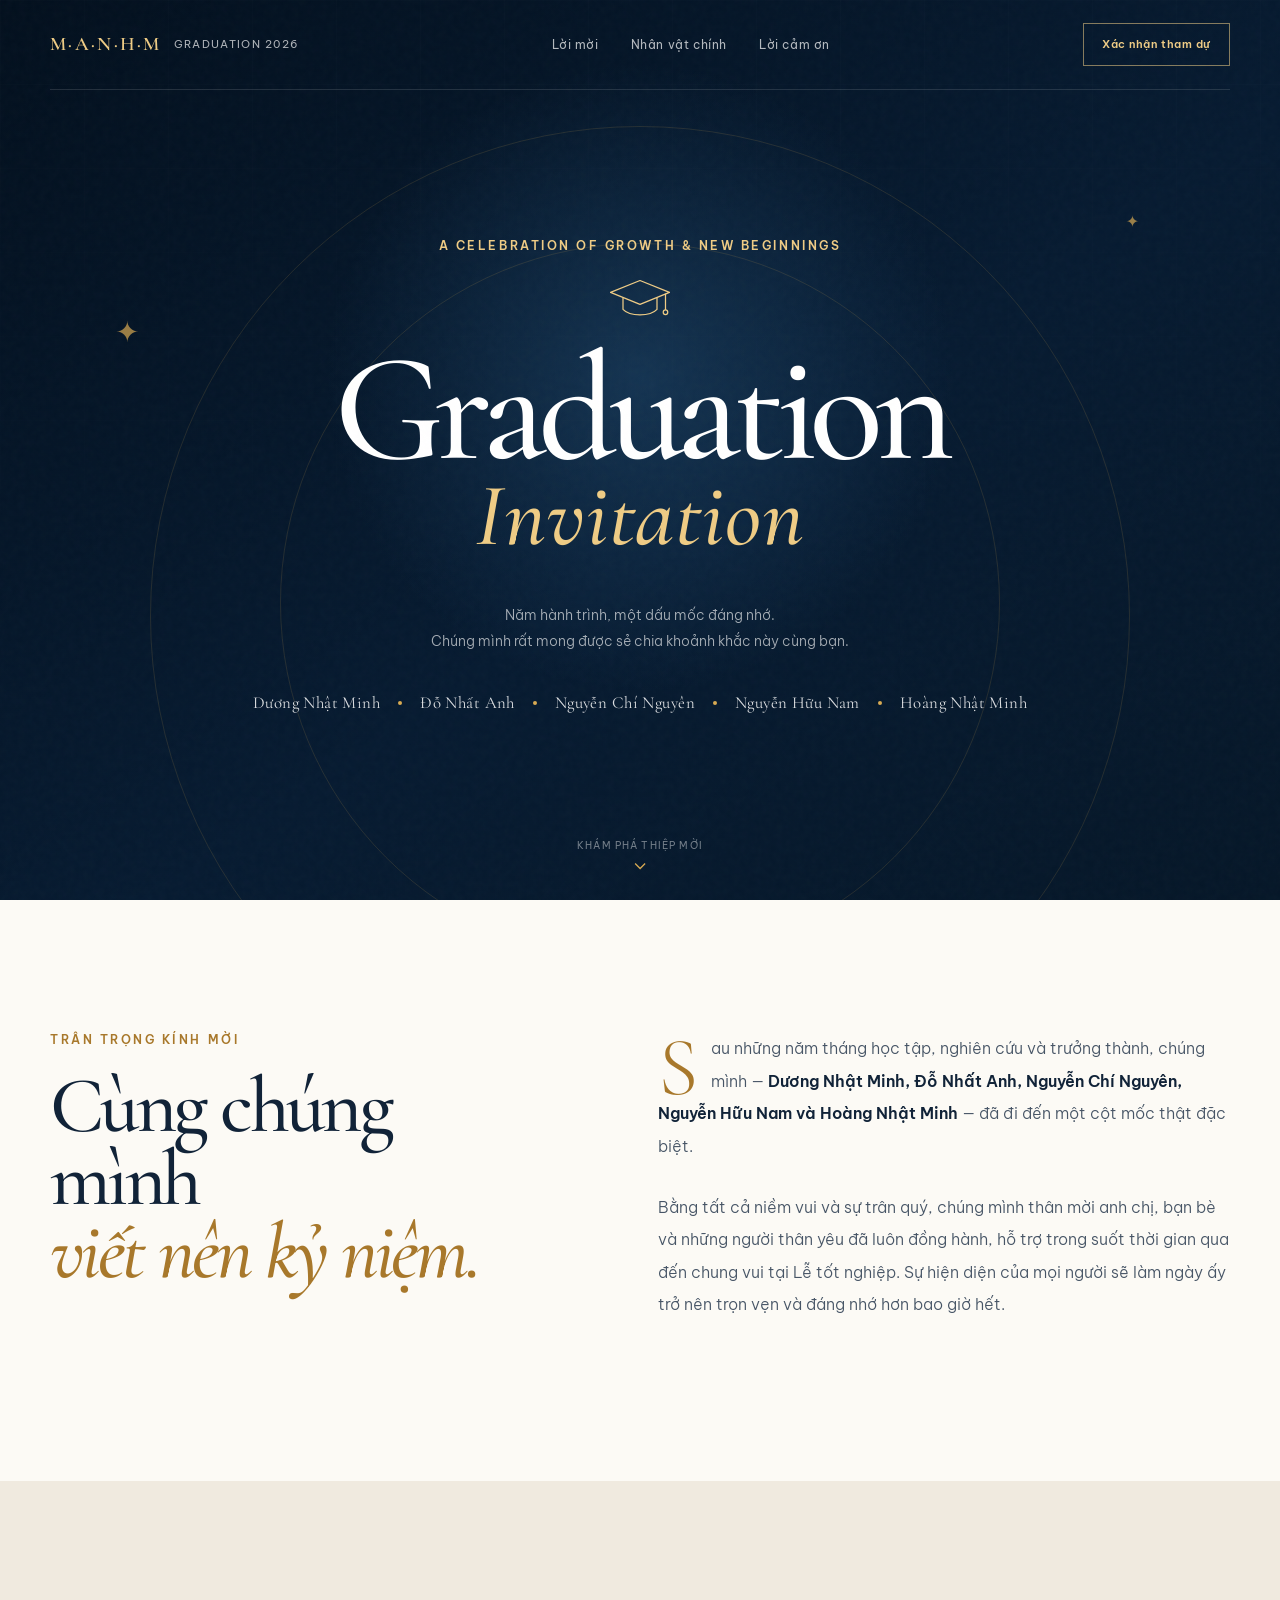
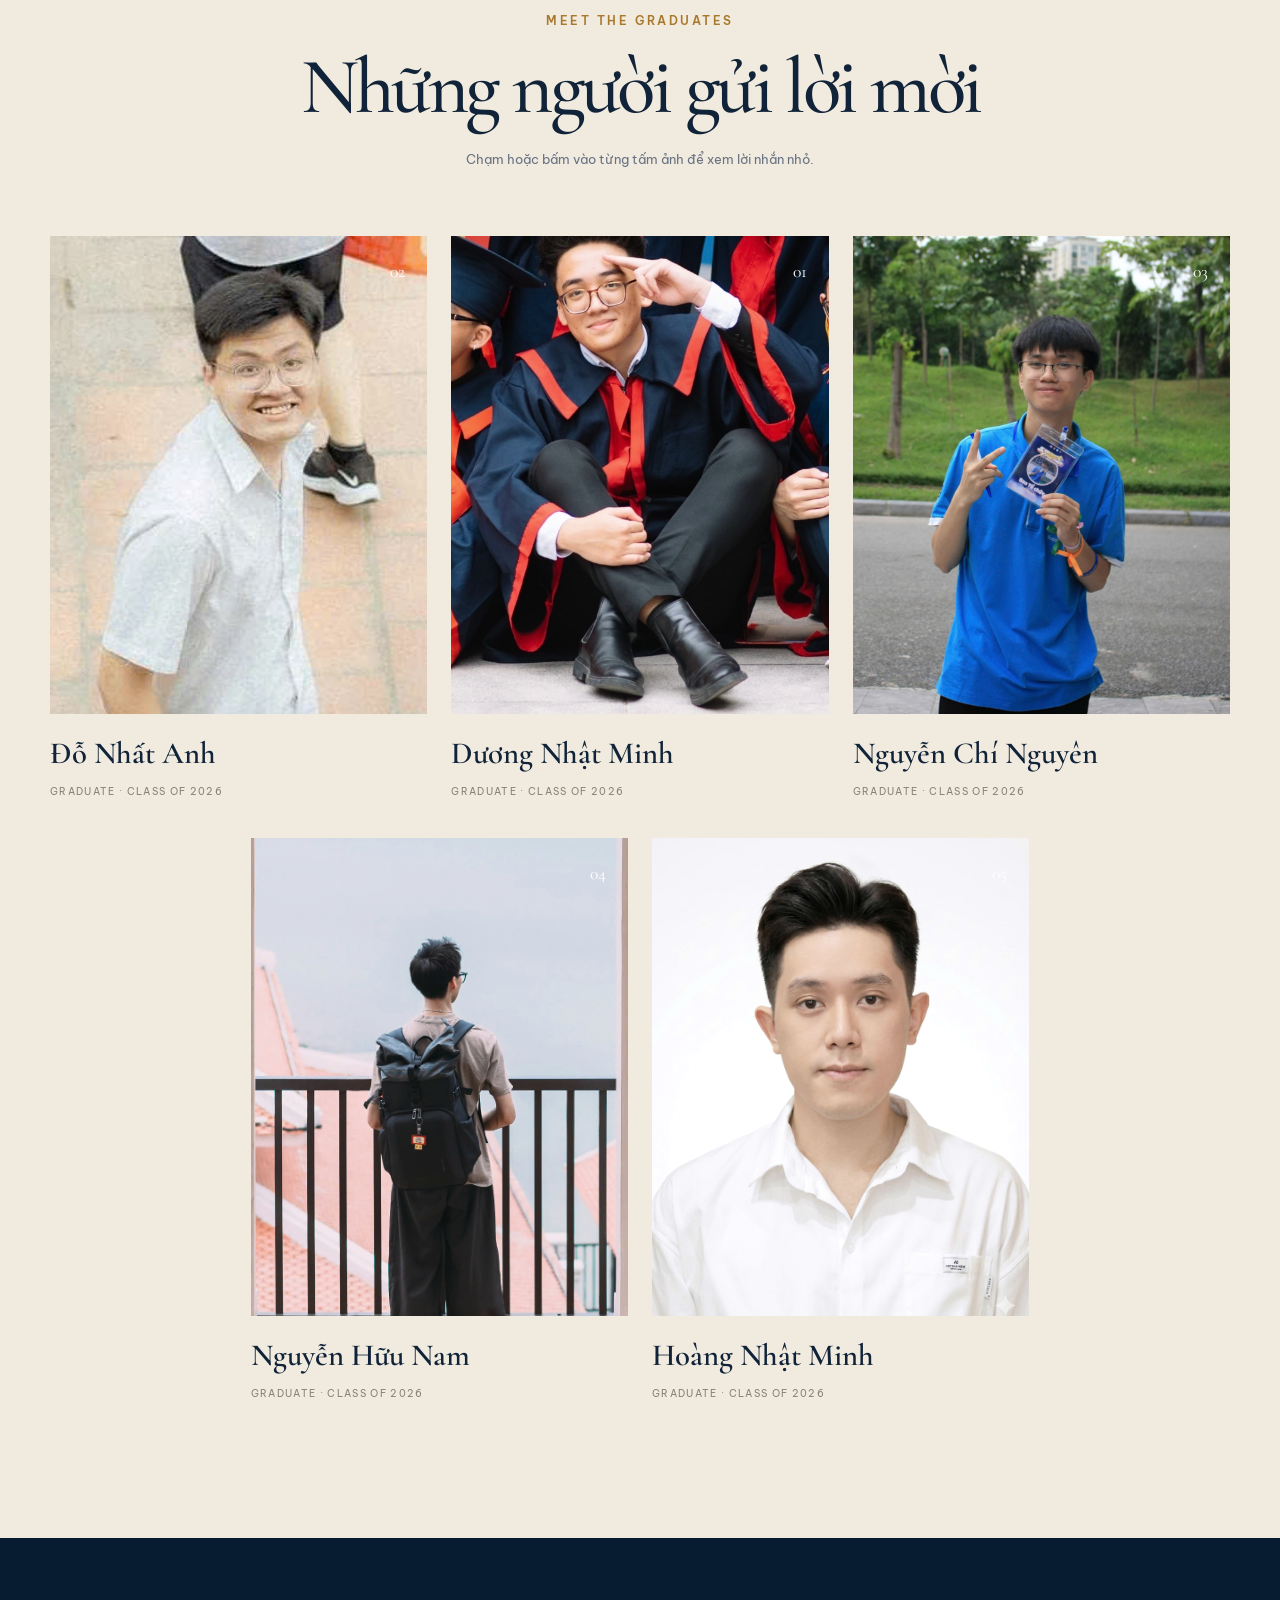
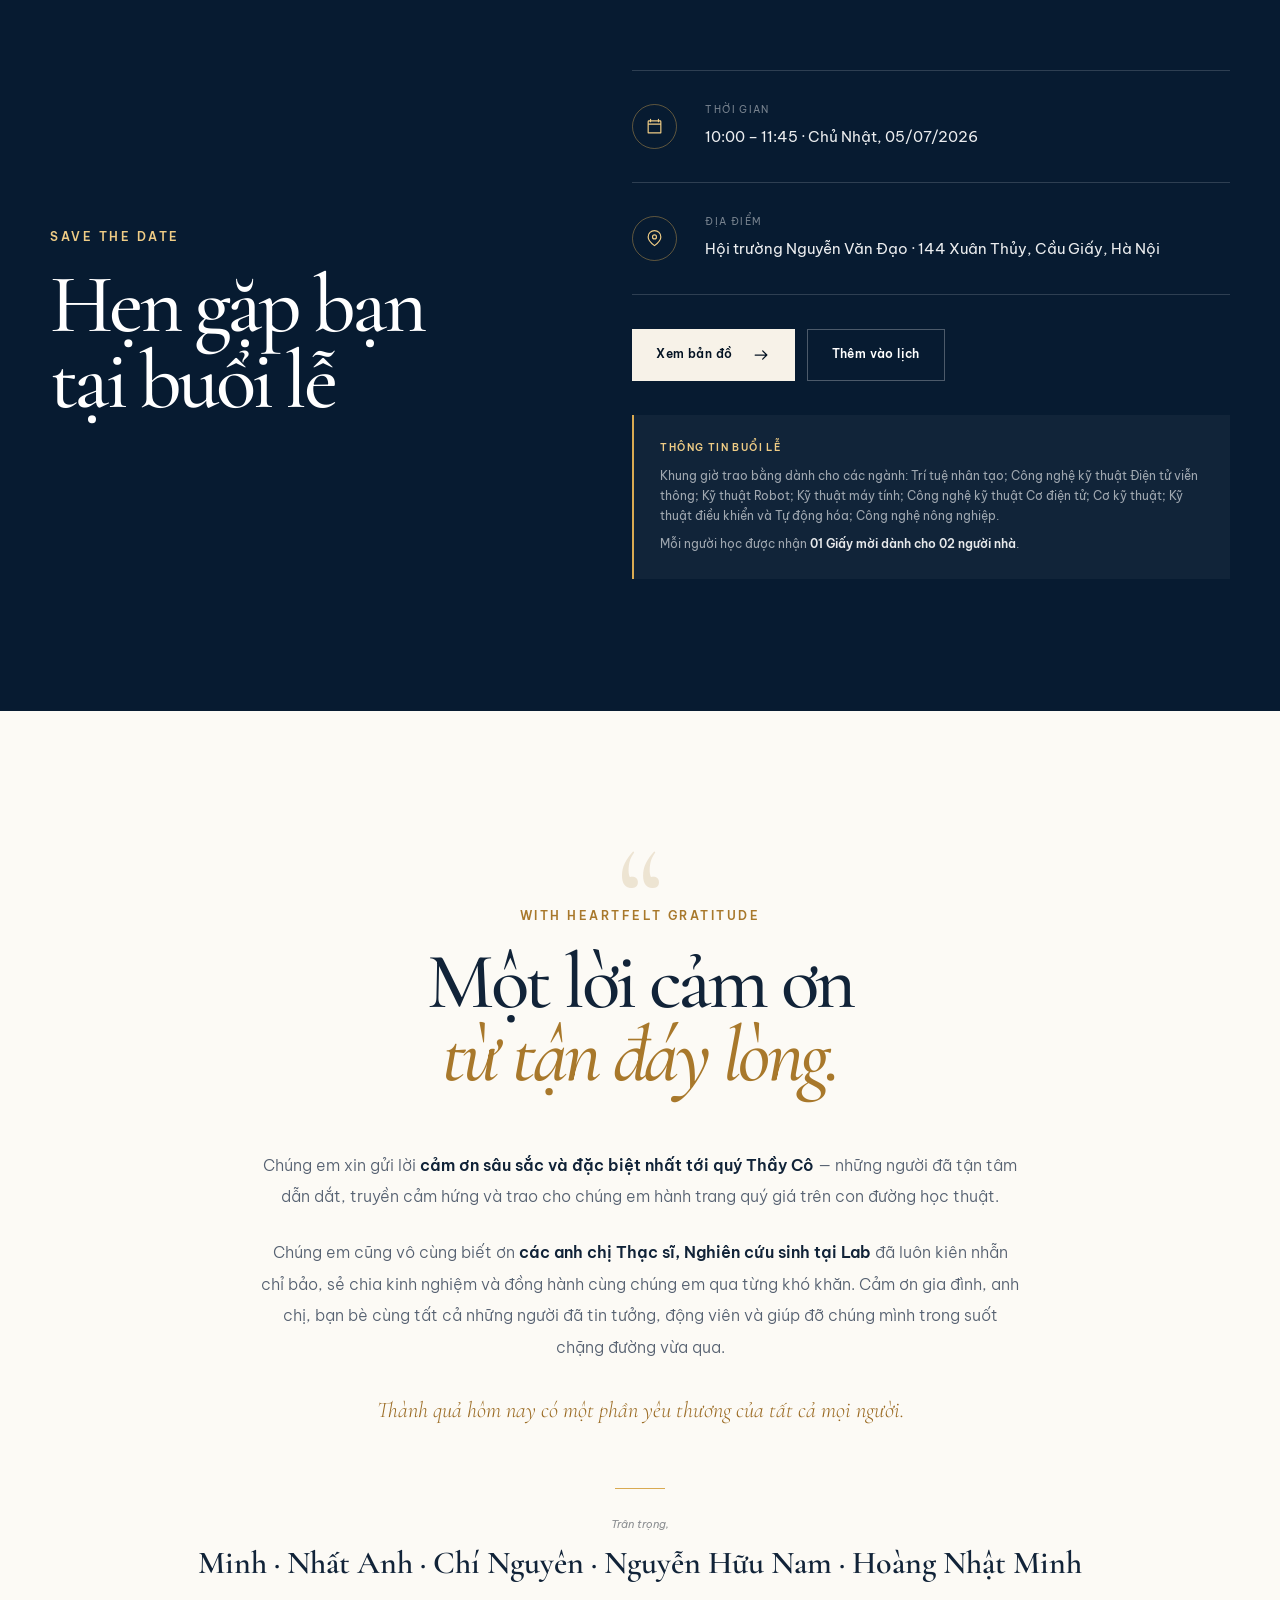
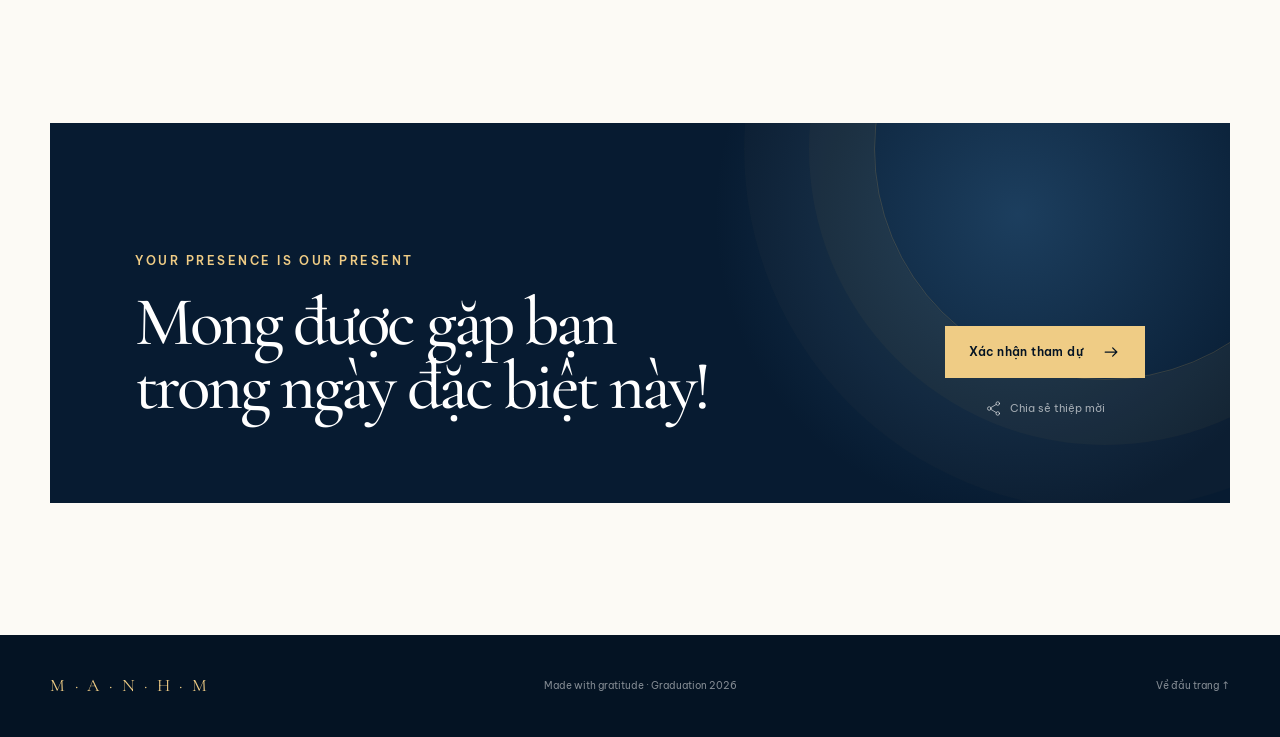
<file: index.html>
<!doctype html>
<html lang="vi">
  <head>
    <meta charset="UTF-8" />
    <meta name="viewport" content="width=device-width, initial-scale=1.0" />
    <meta
      name="description"
      content="Thiệp mời Lễ tốt nghiệp của Dương Nhật Minh, Đỗ Nhất Anh, Nguyễn Chí Nguyên, Nguyễn Hữu Nam và Hoàng Nhật Minh."
    />
    <meta name="theme-color" content="#071b31" />
    <meta property="og:type" content="website" />
    <meta property="og:title" content="Graduation Invitation — The Next Chapter" />
    <meta
      property="og:description"
      content="Trân trọng kính mời bạn đến chung vui trong dấu mốc tốt nghiệp của chúng mình."
    />
    <meta property="og:image" content="assets/social-preview.png" />
    <meta name="twitter:card" content="summary_large_image" />
    <title>Graduation Invitation | Minh · Nhất Anh · Chí Nguyên · Nguyễn Hữu Nam · Hoàng Nhật Minh</title>
    <link rel="preconnect" href="https://fonts.googleapis.com" />
    <link rel="preconnect" href="https://fonts.gstatic.com" crossorigin />
    <link
      href="https://fonts.googleapis.com/css2?family=Be+Vietnam+Pro:wght@300;400;500;600;700&family=Cormorant+Garamond:ital,wght@0,500;0,600;1,500&display=swap"
      rel="stylesheet"
    />
    <link rel="stylesheet" href="styles.css" />
  </head>
  <body>
    <div class="noise" aria-hidden="true"></div>
    <div class="page-progress" aria-hidden="true"><span></span></div>

    <header class="hero" id="home">
      <nav class="nav shell" aria-label="Điều hướng chính">
        <a class="brand" href="#home" aria-label="Về đầu trang">
          <span class="brand-mark">M·A·N·H·M</span>
          <span>Graduation 2026</span>
        </a>
        <div class="nav-links">
          <a href="#invitation">Lời mời</a>
          <a href="#graduates">Nhân vật chính</a>
          <a href="#gratitude">Lời cảm ơn</a>
        </div>
        <button class="nav-rsvp" type="button" data-open-rsvp>Xác nhận tham dự</button>
      </nav>

      <div class="hero-orbit orbit-one" aria-hidden="true"></div>
      <div class="hero-orbit orbit-two" aria-hidden="true"></div>
      <div class="hero-spark spark-one" aria-hidden="true">✦</div>
      <div class="hero-spark spark-two" aria-hidden="true">✦</div>

      <div class="hero-content shell">
        <p class="eyebrow reveal">A celebration of growth &amp; new beginnings</p>
        <div class="cap-icon reveal" aria-hidden="true">
          <svg viewBox="0 0 120 82" role="img">
            <path d="M8 29 60 8l52 21-52 21L8 29Z" />
            <path d="M30 39v20c12 13 48 13 60 0V39" />
            <path d="M105 32v27" />
            <circle cx="105" cy="64" r="4" />
          </svg>
        </div>
        <h1 class="reveal">
          <span>Graduation</span>
          <em>Invitation</em>
        </h1>
        <p class="hero-lead reveal">
          Năm hành trình, một dấu mốc đáng nhớ.<br />
          Chúng mình rất mong được sẻ chia khoảnh khắc này cùng bạn.
        </p>
        <div class="hero-names reveal">
          <span>Dương Nhật Minh</span>
          <i></i>
          <span>Đỗ Nhất Anh</span>
          <i></i>
          <span>Nguyễn Chí Nguyên</span>
          <i></i>
          <span>Nguyễn Hữu Nam</span>
          <i></i>
          <span>Hoàng Nhật Minh</span>
        </div>
        <a class="scroll-cue" href="#invitation" aria-label="Xem lời mời">
          <span>Khám phá thiệp mời</span>
          <svg viewBox="0 0 24 24" aria-hidden="true">
            <path d="m6 9 6 6 6-6" />
          </svg>
        </a>
      </div>
    </header>

    <main>
      <section class="invitation section" id="invitation">
        <div class="shell invitation-grid">
          <div class="section-intro reveal">
            <p class="eyebrow gold">Trân trọng kính mời</p>
            <h2>Cùng chúng mình<br /><em>viết nên kỷ niệm.</em></h2>
          </div>
          <div class="invitation-copy reveal">
            <p class="dropcap">
              Sau những năm tháng học tập, nghiên cứu và trưởng thành, chúng mình —
              <strong>Dương Nhật Minh, Đỗ Nhất Anh, Nguyễn Chí Nguyên, Nguyễn Hữu Nam và Hoàng Nhật Minh</strong> —
              đã đi đến một cột mốc thật đặc biệt.
            </p>
            <p>
              Bằng tất cả niềm vui và sự trân quý, chúng mình thân mời anh chị, bạn bè
              và những người thân yêu đã luôn đồng hành, hỗ trợ trong suốt thời gian qua
              đến chung vui tại Lễ tốt nghiệp. Sự hiện diện của mọi người sẽ làm ngày ấy
              trở nên trọn vẹn và đáng nhớ hơn bao giờ hết.
            </p>
          </div>
        </div>
      </section>

      <section class="graduates section" id="graduates">
        <div class="shell">
          <div class="section-heading reveal">
            <p class="eyebrow gold">Meet the graduates</p>
            <h2>Những người gửi lời mời</h2>
            <p>Chạm hoặc bấm vào từng tấm ảnh để xem lời nhắn nhỏ.</p>
          </div>

          <div class="graduate-grid">
            <article class="graduate-card reveal" tabindex="0" data-graduate="minh" aria-label="Mở lời cảm ơn của Dương Nhật Minh">
              <div class="portrait-wrap">
                <img
                  src="assets/duong-nhat-minh.jpg"
                  alt="Dương Nhật Minh trong lễ phục tốt nghiệp"
                  loading="lazy"
                  data-fallback="DM"
                />
                <div class="portrait-fallback" aria-hidden="true">DM</div>
                <span class="card-number">01</span>
                <div class="card-message">
                  <p>Nhấn để mở lời cảm ơn dành riêng cho bạn.</p>
                </div>
              </div>
              <div class="graduate-info">
                <h3>Dương Nhật Minh</h3>
                <span>Graduate · Class of 2026</span>
              </div>
            </article>

            <article class="graduate-card reveal" tabindex="0" data-graduate="anh" aria-label="Mở lời cảm ơn của Đỗ Nhất Anh">
              <div class="portrait-wrap">
                <img
                  src="assets/do-nhat-anh.jpg"
                  alt="Đỗ Nhất Anh"
                  loading="lazy"
                  data-fallback="ĐA"
                />
                <div class="portrait-fallback" aria-hidden="true">ĐA</div>
                <span class="card-number">02</span>
                <div class="card-message">
                  <p>Nhấn để mở lời cảm ơn dành riêng cho bạn.</p>
                </div>
              </div>
              <div class="graduate-info">
                <h3>Đỗ Nhất Anh</h3>
                <span>Graduate · Class of 2026</span>
              </div>
            </article>

            <article class="graduate-card reveal" tabindex="0" data-graduate="nguyen" aria-label="Mở lời cảm ơn của Nguyễn Chí Nguyên">
              <div class="portrait-wrap">
                <img
                  src="assets/nguyen-chi-nguyen.jpg"
                  alt="Nguyễn Chí Nguyên"
                  loading="lazy"
                  data-fallback="CN"
                />
                <div class="portrait-fallback" aria-hidden="true">CN</div>
                <span class="card-number">03</span>
                <div class="card-message">
                  <p>Nhấn để mở lời cảm ơn dành riêng cho bạn.</p>
                </div>
              </div>
              <div class="graduate-info">
                <h3>Nguyễn Chí Nguyên</h3>
                <span>Graduate · Class of 2026</span>
              </div>
            </article>

            <article class="graduate-card reveal" tabindex="0" data-graduate="nam" aria-label="Mở lời cảm ơn của Nguyễn Hữu Nam">
              <div class="portrait-wrap">
                <img
                  src="assets/huu-nam.jpg"
                  alt="Nguyễn Hữu Nam"
                  loading="lazy"
                  data-fallback="HN"
                />
                <div class="portrait-fallback" aria-hidden="true">HN</div>
                <span class="card-number">04</span>
                <div class="card-message">
                  <p>Nhấn để mở lời cảm ơn dành riêng cho bạn.</p>
                </div>
              </div>
              <div class="graduate-info">
                <h3>Nguyễn Hữu Nam</h3>
                <span>Graduate · Class of 2026</span>
              </div>
            </article>

            <article class="graduate-card reveal" tabindex="0" data-graduate="hoangminh" aria-label="Mở lời cảm ơn của Hoàng Nhật Minh">
              <div class="portrait-wrap">
                <img
                  src="assets/hoang-nhat-minh.jpg"
                  alt="Hoàng Nhật Minh"
                  loading="lazy"
                  data-fallback="HM"
                />
                <div class="portrait-fallback" aria-hidden="true">HM</div>
                <span class="card-number">05</span>
                <div class="card-message">
                  <p>Nhấn để mở lời cảm ơn dành riêng cho bạn.</p>
                </div>
              </div>
              <div class="graduate-info">
                <h3>Hoàng Nhật Minh</h3>
                <span>Graduate · Class of 2026</span>
              </div>
            </article>

          </div>
        </div>
      </section>

      <section class="event section" id="event">
        <div class="shell event-shell reveal">
          <div class="event-title">
            <p class="eyebrow">Save the date</p>
            <h2>Hẹn gặp bạn<br />tại buổi lễ</h2>
          </div>

          <div class="event-details">
            <div class="event-item">
              <span class="event-icon" aria-hidden="true">
                <svg viewBox="0 0 24 24"><path d="M7 3v3m10-3v3M4 9h16M5 5h14a1 1 0 0 1 1 1v14H4V6a1 1 0 0 1 1-1Z" /></svg>
              </span>
              <div>
                <small>Thời gian</small>
                <strong data-event-date>Thời gian sẽ được cập nhật</strong>
              </div>
            </div>
            <div class="event-item">
              <span class="event-icon" aria-hidden="true">
                <svg viewBox="0 0 24 24"><path d="M20 10c0 5-8 11-8 11S4 15 4 10a8 8 0 1 1 16 0Z" /><circle cx="12" cy="10" r="2.5" /></svg>
              </span>
              <div>
                <small>Địa điểm</small>
                <strong data-event-location>Địa điểm sẽ được cập nhật</strong>
              </div>
            </div>
            <div class="event-actions">
              <a class="button button-light is-disabled" data-map-link href="#" aria-disabled="true">
                Xem bản đồ
                <svg viewBox="0 0 24 24" aria-hidden="true"><path d="M5 12h14m-5-5 5 5-5 5" /></svg>
              </a>
              <button class="button button-outline" type="button" data-calendar disabled>
                Thêm vào lịch
              </button>
            </div>
            <div class="event-note">
              <span>Thông tin buổi lễ</span>
              <p>
                Khung giờ trao bằng dành cho các ngành: Trí tuệ nhân tạo; Công nghệ kỹ thuật
                Điện tử viễn thông; Kỹ thuật Robot; Kỹ thuật máy tính; Công nghệ kỹ thuật
                Cơ điện tử; Cơ kỹ thuật; Kỹ thuật điều khiển và Tự động hóa; Công nghệ nông nghiệp.
              </p>
              <p>Mỗi người học được nhận <strong>01 Giấy mời dành cho 02 người nhà</strong>.</p>
            </div>
          </div>
        </div>
      </section>

      <section class="gratitude section" id="gratitude">
        <div class="shell gratitude-shell">
          <div class="quote-mark reveal" aria-hidden="true">“</div>
          <p class="eyebrow gold reveal">With heartfelt gratitude</p>
          <h2 class="reveal">Một lời cảm ơn<br /><em>từ tận đáy lòng.</em></h2>
          <div class="gratitude-copy reveal">
            <p>
              Chúng em xin gửi lời <strong>cảm ơn sâu sắc và đặc biệt nhất tới quý Thầy Cô</strong> —
              những người đã tận tâm dẫn dắt, truyền cảm hứng và trao cho chúng em hành trang quý giá
              trên con đường học thuật.
            </p>
            <p>
              Chúng em cũng vô cùng biết ơn <strong>các anh chị Thạc sĩ, Nghiên cứu sinh tại Lab</strong>
              đã luôn kiên nhẫn chỉ bảo, sẻ chia kinh nghiệm và đồng hành cùng chúng em qua từng khó khăn.
              Cảm ơn gia đình, anh chị, bạn bè cùng tất cả những người đã tin tưởng, động viên và giúp đỡ
              chúng mình trong suốt chặng đường vừa qua.
            </p>
            <p class="gratitude-signoff">Thành quả hôm nay có một phần yêu thương của tất cả mọi người.</p>
          </div>
          <div class="signature reveal">
            <span>Trân trọng,</span>
            <strong>Minh · Nhất Anh · Chí Nguyên · Nguyễn Hữu Nam · Hoàng Nhật Minh</strong>
          </div>
        </div>
      </section>

      <section class="closing section">
        <div class="shell closing-card reveal">
          <div>
            <p class="eyebrow">Your presence is our present</p>
            <h2>Mong được gặp bạn<br />trong ngày đặc biệt này!</h2>
          </div>
          <div class="closing-actions">
            <button class="button button-gold" type="button" data-open-rsvp>
              Xác nhận tham dự
              <svg viewBox="0 0 24 24" aria-hidden="true"><path d="M5 12h14m-5-5 5 5-5 5" /></svg>
            </button>
            <button class="text-button" type="button" data-share>
              <svg viewBox="0 0 24 24" aria-hidden="true"><circle cx="18" cy="5" r="2.5" /><circle cx="6" cy="12" r="2.5" /><circle cx="18" cy="19" r="2.5" /><path d="m8.2 10.8 7.6-4.5M8.2 13.2l7.6 4.5" /></svg>
              Chia sẻ thiệp mời
            </button>
          </div>
        </div>
      </section>
    </main>

    <footer>
      <div class="shell footer-inner">
        <span>M · A · N · H · M</span>
        <p>Made with gratitude · Graduation 2026</p>
        <a href="#home">Về đầu trang ↑</a>
      </div>
    </footer>

    <dialog class="rsvp-modal access-modal" id="access-modal" aria-labelledby="access-title">
      <button class="modal-close" type="button" data-close-access aria-label="Đóng">×</button>

      <div class="access-gate">
        <div class="access-lock" aria-hidden="true">
          <svg viewBox="0 0 24 24"><rect x="5" y="10" width="14" height="11" rx="1" /><path d="M8 10V7a4 4 0 0 1 8 0v3M12 14v3" /></svg>
        </div>
        <p class="eyebrow gold">A private thank-you note</p>
        <h2 id="access-title">Mở lời cảm ơn<br />dành riêng cho bạn</h2>
        <p class="access-recipient">Từ <strong data-access-name></strong></p>

        <form id="access-form" autocomplete="off">
          <label>
            Mật khẩu
            <input
              name="accessCode"
              type="text"
              placeholder="VIẾT HOA KHÔNG DẤU"
              required
              autocapitalize="characters"
              spellcheck="false"
            />
          </label>
          <p class="access-error" role="alert" hidden>Mật khẩu chưa đúng. Bạn vui lòng thử lại nhé.</p>
          <button class="button button-dark" type="submit">
            Mở lời cảm ơn
            <svg viewBox="0 0 24 24" aria-hidden="true"><path d="M5 12h14m-5-5 5 5-5 5" /></svg>
          </button>
          <p class="form-note">Nhập tên được viết IN HOA, liền nhau và không dấu.</p>
        </form>
      </div>

      <div class="thank-you-view" hidden>
        <div class="success-check">✓</div>
        <p class="eyebrow gold">With heartfelt gratitude</p>
        <h2>Lời cảm ơn</h2>
        <p class="thank-you-from">Từ <strong data-thank-you-name></strong></p>
        <div class="thank-you-copy" data-thank-you-copy></div>
        <button class="button button-dark" type="button" data-close-access>Đóng lời nhắn</button>
      </div>
    </dialog>

    <dialog class="rsvp-modal" id="rsvp-modal" aria-labelledby="rsvp-title">
      <button class="modal-close" type="button" data-close-rsvp aria-label="Đóng">×</button>
      <div class="modal-icon" aria-hidden="true">✦</div>
      <p class="eyebrow gold">RSVP</p>
      <h2 id="rsvp-title">Bạn sẽ đến chung vui<br />cùng chúng mình chứ?</h2>
      <form id="rsvp-form">
        <label>
          Tên của bạn
          <input name="guestName" type="text" placeholder="Nhập tên của bạn" required autocomplete="name" />
        </label>
        <fieldset>
          <legend>Phản hồi của bạn</legend>
          <label class="choice">
            <input type="radio" name="attendance" value="Mình sẽ tham dự" required />
            <span>Rất vui, mình sẽ tham dự!</span>
          </label>
          <label class="choice">
            <input type="radio" name="attendance" value="Mình chưa chắc chắn" />
            <span>Mình chưa chắc chắn</span>
          </label>
          <label class="choice">
            <input type="radio" name="attendance" value="Mình không thể tham dự" />
            <span>Tiếc quá, mình không thể tham dự</span>
          </label>
        </fieldset>
        <label>
          Lời nhắn <span>(không bắt buộc)</span>
          <textarea name="message" rows="3" placeholder="Gửi một lời nhắn tới chúng mình..."></textarea>
        </label>
        <button class="button button-dark" type="submit">Tạo lời xác nhận</button>
        <p class="form-note">Nội dung phản hồi sẽ được sao chép để bạn gửi qua ứng dụng nhắn tin.</p>
      </form>
      <div class="rsvp-success" hidden>
        <div class="success-check">✓</div>
        <h3>Cảm ơn bạn!</h3>
        <p>Lời xác nhận đã được sao chép. Hãy gửi nó cho một trong năm chúng mình nhé.</p>
        <button class="button button-dark" type="button" data-share-response>Chia sẻ phản hồi</button>
      </div>
    </dialog>

    <div class="toast" role="status" aria-live="polite"></div>

    <script src="config.js"></script>
    <script src="messages.js"></script>
    <script src="script.js"></script>
  </body>
</html>
</file>
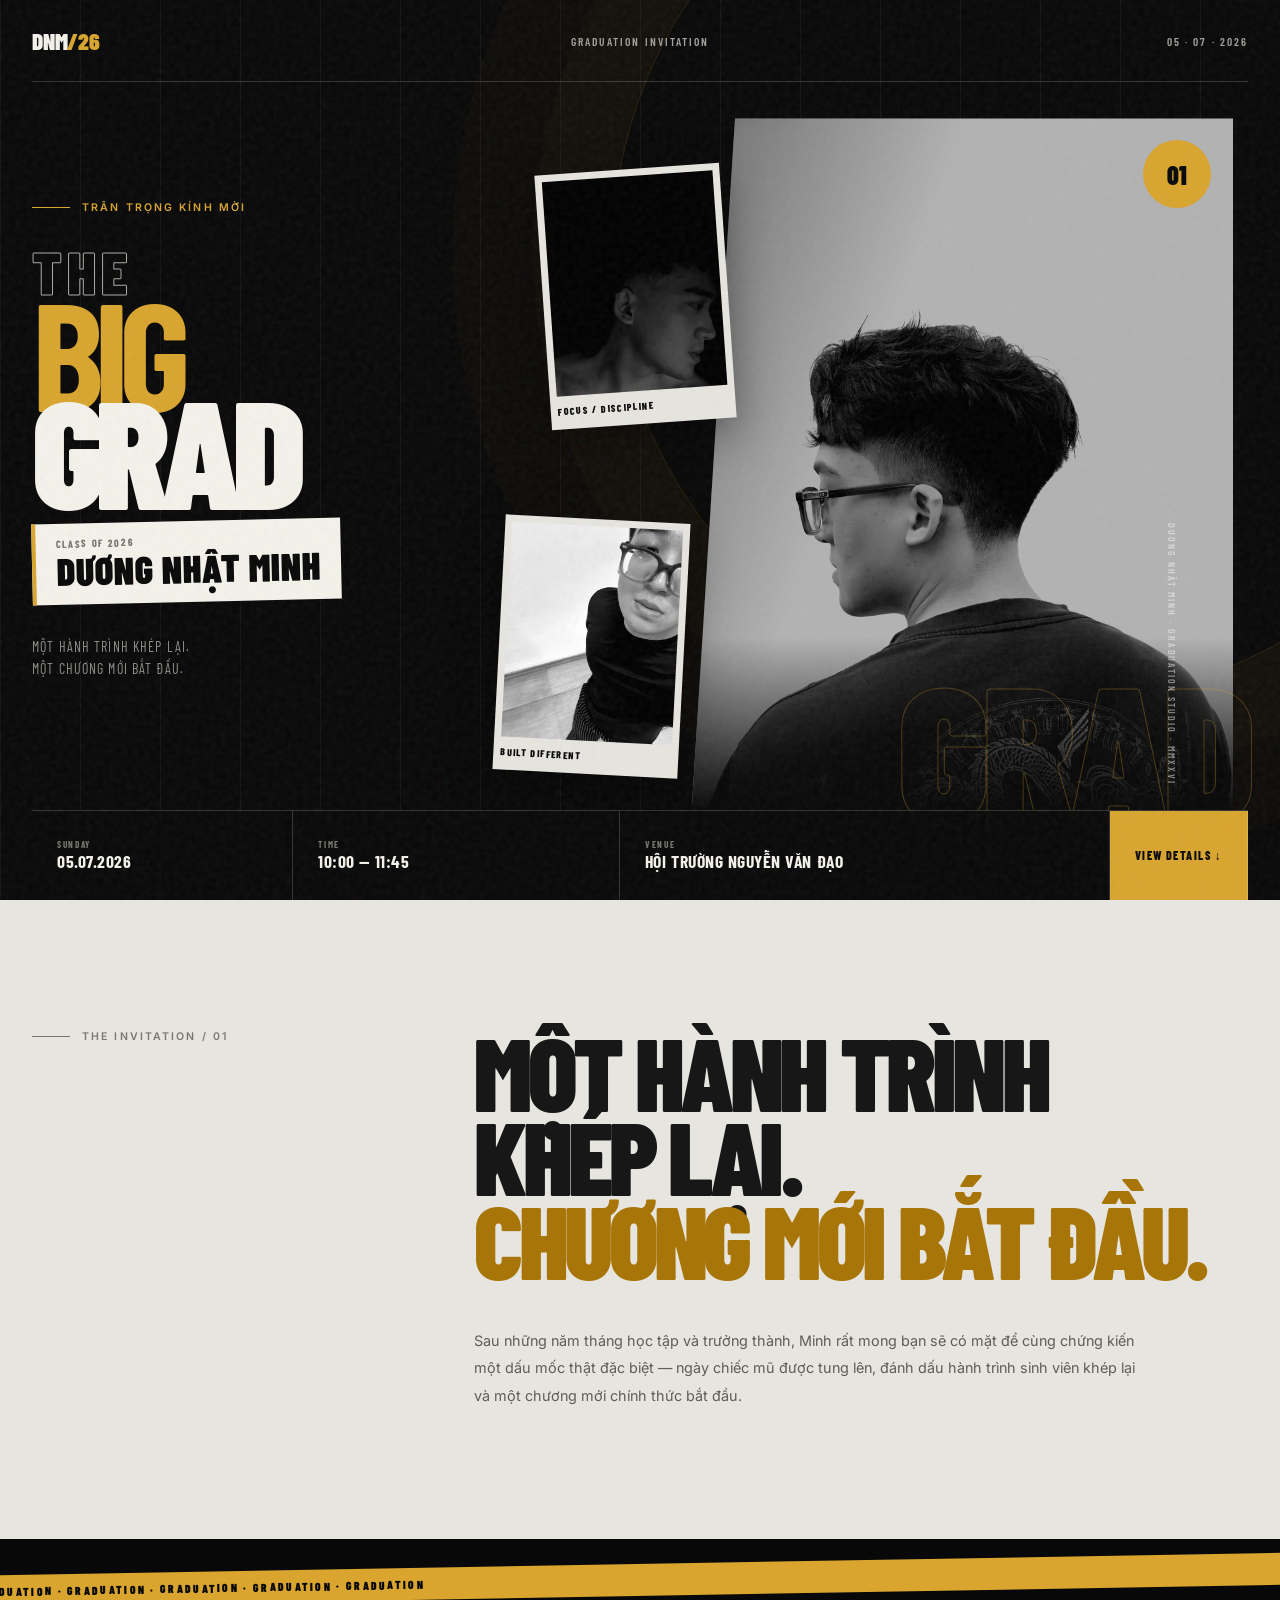
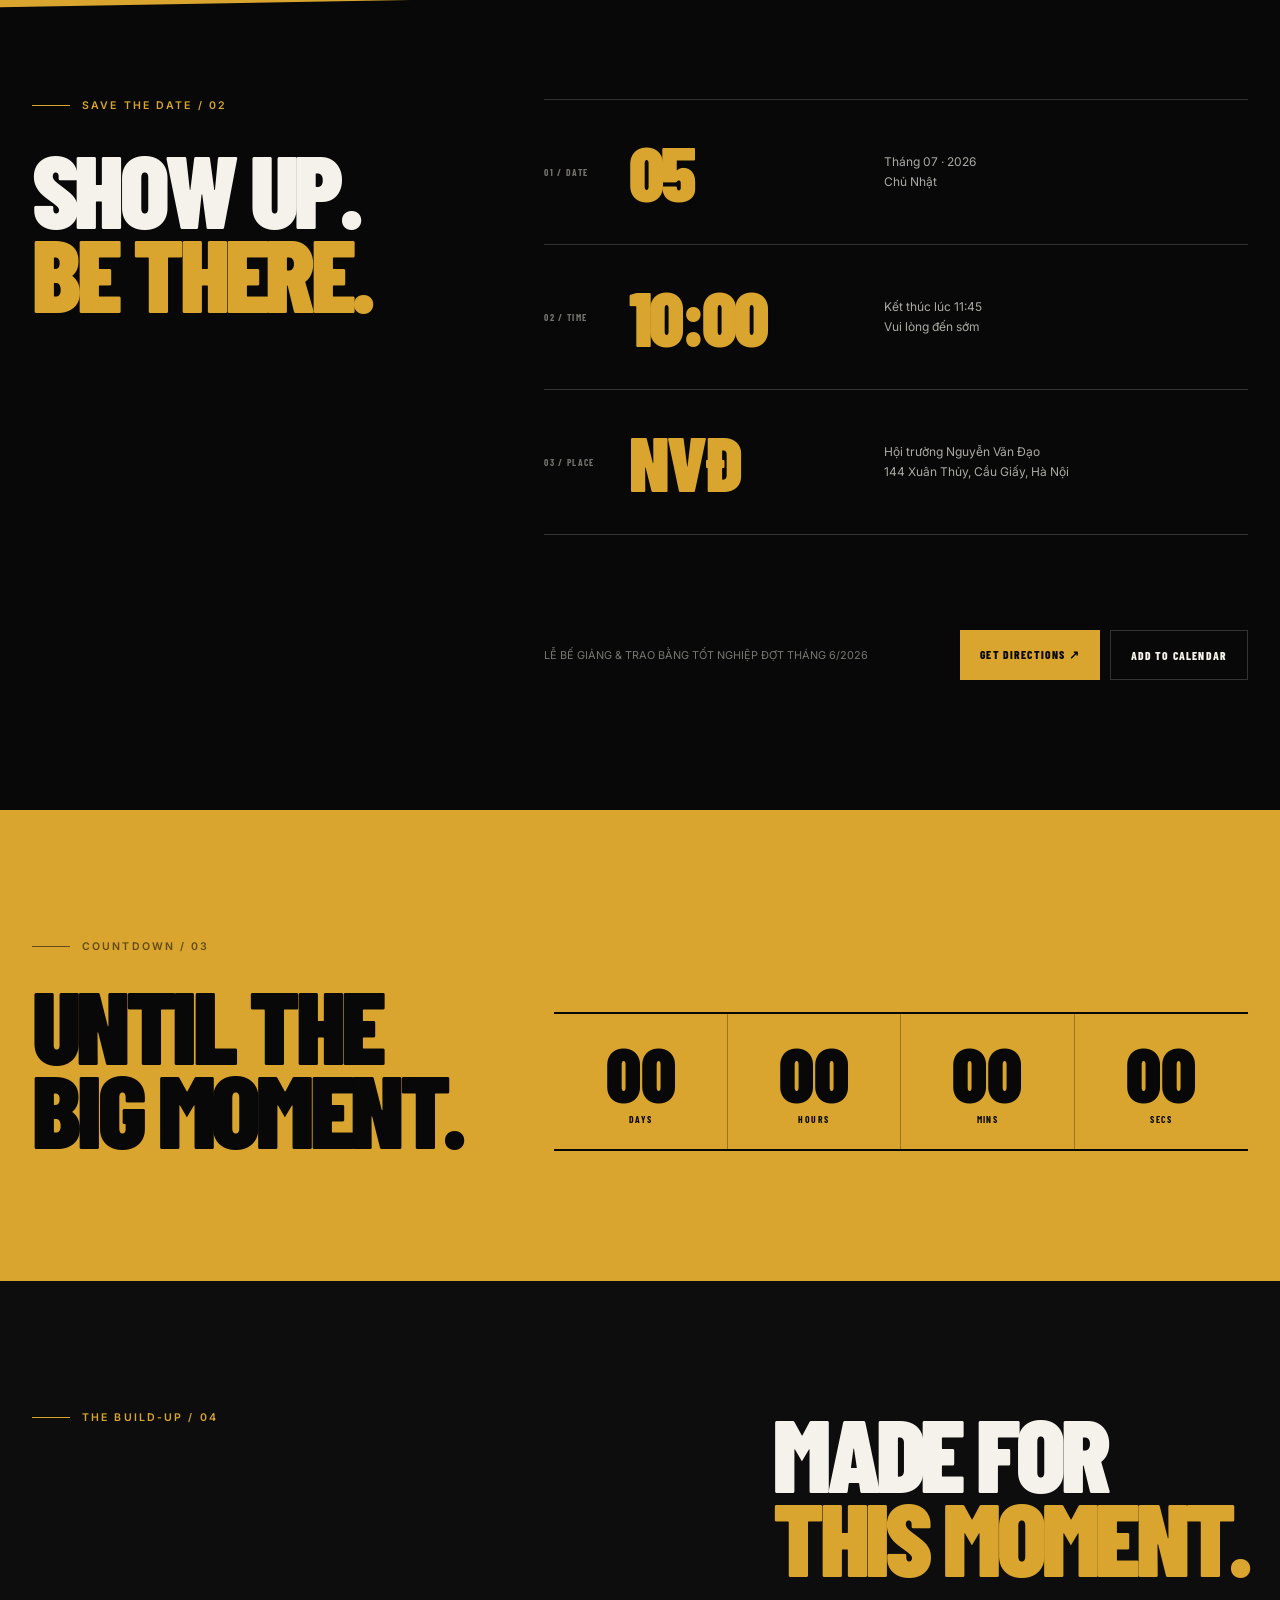
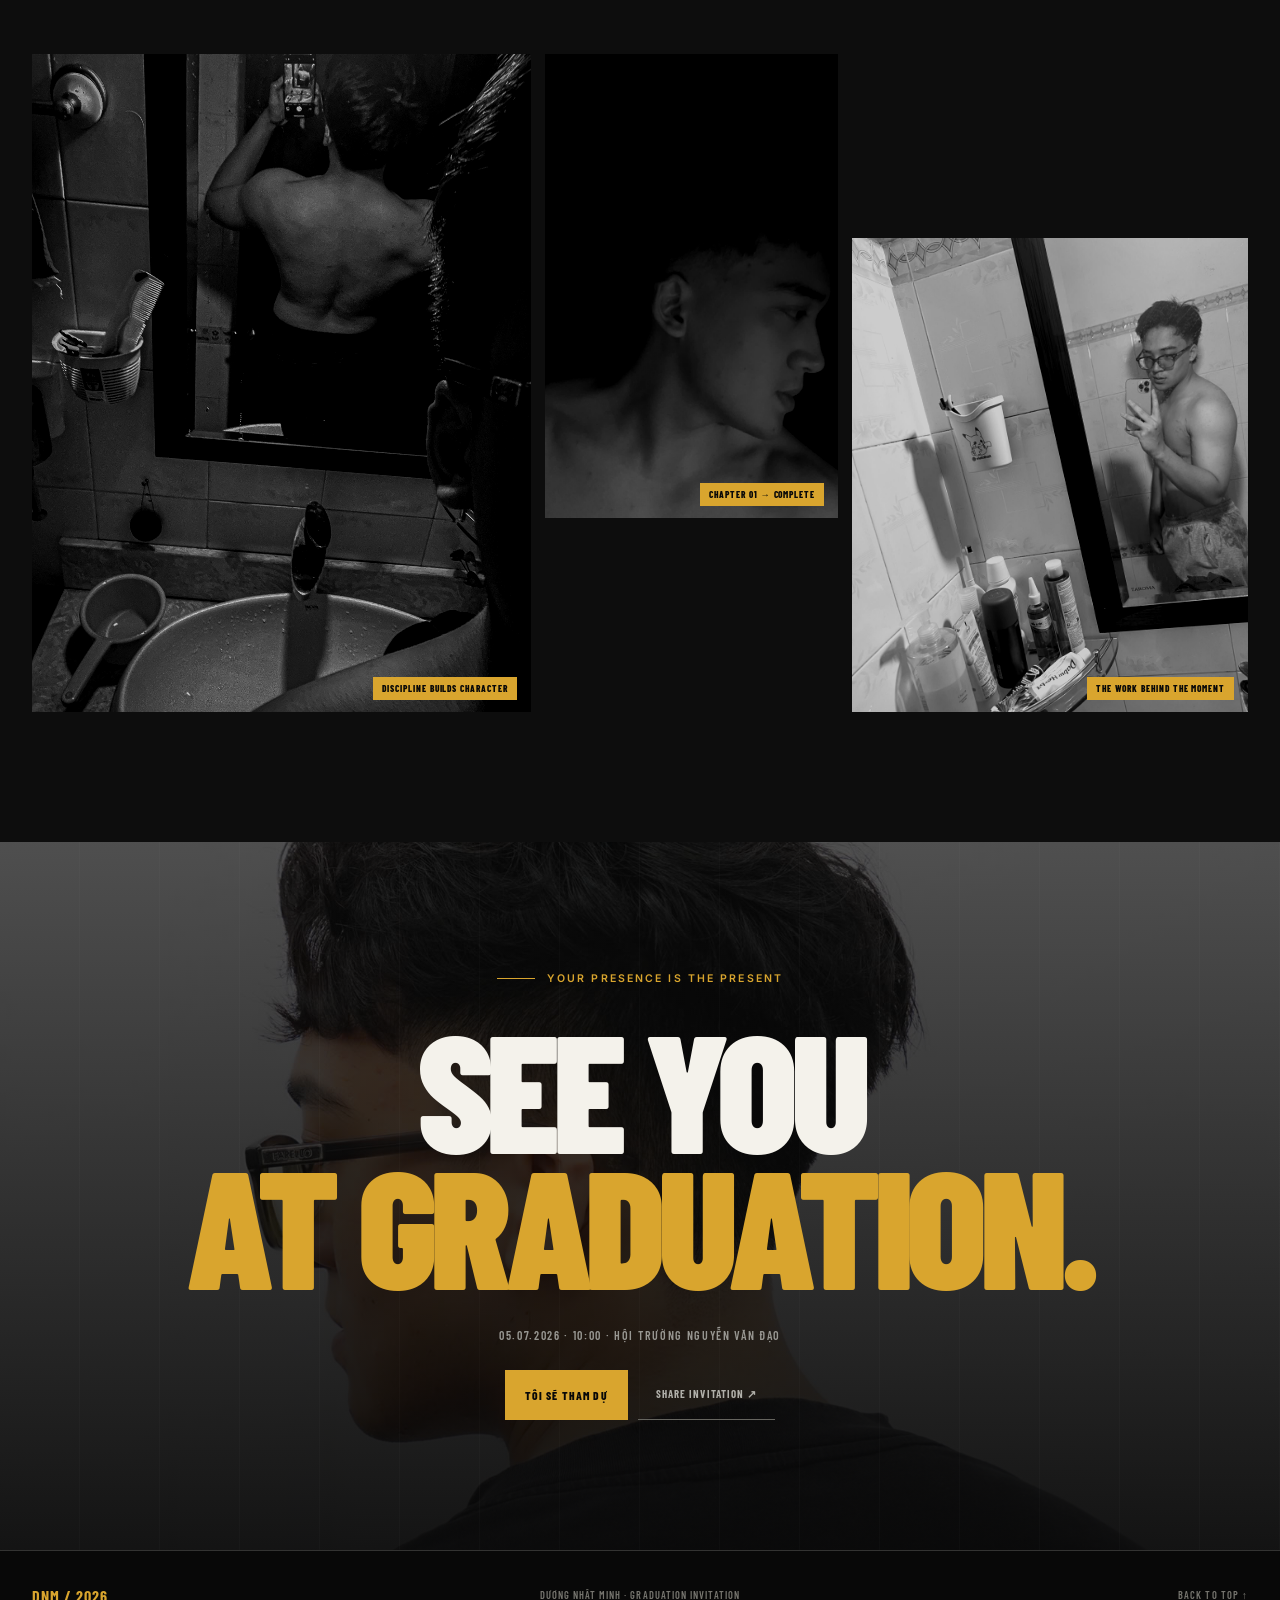
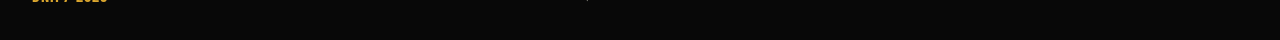
<file: DNM/index.html>
<!doctype html>
<html lang="vi">
  <head>
    <meta charset="UTF-8" />
    <meta name="viewport" content="width=device-width, initial-scale=1.0" />
    <meta name="theme-color" content="#0a0a0a" />
    <meta name="description" content="Thiệp mời Lễ tốt nghiệp của Dương Nhật Minh — 05.07.2026." />
    <meta property="og:type" content="website" />
    <meta property="og:title" content="The Big Grad — Dương Nhật Minh" />
    <meta property="og:description" content="Trân trọng mời bạn đến chung vui trong ngày tốt nghiệp của Dương Nhật Minh." />
    <meta property="og:image" content="portrait-back.jpg" />
    <meta name="twitter:card" content="summary_large_image" />
    <title>The Big Grad | Dương Nhật Minh</title>
    <link rel="preconnect" href="https://fonts.googleapis.com" />
    <link rel="preconnect" href="https://fonts.gstatic.com" crossorigin />
    <link href="https://fonts.googleapis.com/css2?family=Barlow+Condensed:wght@400;500;600;700;800;900&family=Inter:wght@400;500;600&display=swap" rel="stylesheet" />
    <link rel="stylesheet" href="styles.css" />
  </head>
  <body>
    <div class="grain" aria-hidden="true"></div>
    <div class="progress" aria-hidden="true"><span></span></div>

    <header class="hero" id="top">
      <nav class="topbar wrap">
        <a class="monogram" href="#top" aria-label="Về đầu trang">DNM<span>/26</span></a>
        <p>Graduation invitation</p>
        <p>05 · 07 · 2026</p>
      </nav>

      <div class="hero-grid wrap">
        <div class="hero-copy">
          <p class="kicker">Trân trọng kính mời</p>
          <h1 aria-label="The Big Grad">
            <span>The</span>
            <strong>Big</strong>
            <em>Grad</em>
          </h1>
          <div class="hero-name">
            <span>Class of 2026</span>
            <h2>Dương Nhật Minh</h2>
          </div>
          <p class="hero-intro">
            Một hành trình khép lại.<br />Một chương mới bắt đầu.
          </p>
        </div>

        <div class="hero-visual" aria-label="Ảnh Dương Nhật Minh">
          <div class="big-photo">
            <img src="portrait-back.jpg" alt="Dương Nhật Minh" />
          </div>
          <span class="vertical-copy">Dương Nhật Minh · Graduation Studio · MMXXVI</span>
          <span class="outline-word" aria-hidden="true">GRAD</span>
          <div class="number-mark" aria-hidden="true">01</div>

          <figure class="mini-card card-a">
            <img src="portrait-dark.jpg" alt="Chân dung Dương Nhật Minh" />
            <figcaption>Focus / Discipline</figcaption>
          </figure>
          <figure class="mini-card card-b">
            <img src="portrait-selfie.jpg" alt="Dương Nhật Minh" />
            <figcaption>Built different</figcaption>
          </figure>
        </div>
      </div>

      <div class="hero-ticket wrap">
        <div><span>Sunday</span><strong>05.07.2026</strong></div>
        <div><span>Time</span><strong>10:00 — 11:45</strong></div>
        <div><span>Venue</span><strong>Hội trường Nguyễn Văn Đạo</strong></div>
        <a href="#event">View details ↓</a>
      </div>
    </header>

    <main>
      <section class="statement section">
        <div class="wrap statement-grid reveal">
          <p class="section-tag">The invitation / 01</p>
          <div>
            <h2>Một hành trình<br />khép lại.<br /><span>Chương mới bắt đầu.</span></h2>
            <p>
              Sau những năm tháng học tập và trưởng thành, Minh rất mong bạn sẽ có mặt
              để cùng chứng kiến một dấu mốc thật đặc biệt — ngày chiếc mũ được tung lên,
              đánh dấu hành trình sinh viên khép lại và một chương mới chính thức bắt đầu.
            </p>
          </div>
        </div>
      </section>

      <section class="event section" id="event">
        <div class="event-rule" aria-hidden="true">GRADUATION · GRADUATION · GRADUATION · GRADUATION · GRADUATION</div>
        <div class="wrap event-grid">
          <div class="event-heading reveal">
            <p class="section-tag gold">Save the date / 02</p>
            <h2>Show up.<br /><span>Be there.</span></h2>
          </div>

          <div class="event-data reveal">
            <article>
              <span>01 / Date</span>
              <strong>05</strong>
              <p>Tháng 07 · 2026<br />Chủ Nhật</p>
            </article>
            <article>
              <span>02 / Time</span>
              <strong>10:00</strong>
              <p>Kết thúc lúc 11:45<br />Vui lòng đến sớm</p>
            </article>
            <article>
              <span>03 / Place</span>
              <strong>NVĐ</strong>
              <p>Hội trường Nguyễn Văn Đạo<br />144 Xuân Thủy, Cầu Giấy, Hà Nội</p>
            </article>
          </div>

          <div class="event-note reveal">
            <p>Lễ Bế giảng &amp; Trao bằng tốt nghiệp đợt tháng 6/2026</p>
            <div class="event-actions">
              <a class="button gold-button" href="https://www.google.com/maps/search/?api=1&query=H%E1%BB%99i+tr%C6%B0%E1%BB%9Dng+Nguy%E1%BB%85n+V%C4%83n+%C4%90%E1%BA%A1o+144+Xu%C3%A2n+Th%E1%BB%A7y" target="_blank" rel="noopener noreferrer">Get directions ↗</a>
              <button class="button ghost-button" type="button" data-calendar>Add to calendar</button>
            </div>
          </div>
        </div>
      </section>

      <section class="countdown section">
        <div class="wrap countdown-grid reveal">
          <div>
            <p class="section-tag">Countdown / 03</p>
            <h2>Until the<br />big moment.</h2>
          </div>
          <div class="timer" aria-label="Thời gian còn lại tới buổi lễ">
            <div><strong data-days>00</strong><span>Days</span></div>
            <div><strong data-hours>00</strong><span>Hours</span></div>
            <div><strong data-minutes>00</strong><span>Mins</span></div>
            <div><strong data-seconds>00</strong><span>Secs</span></div>
          </div>
        </div>
      </section>

      <section class="gallery section">
        <div class="wrap">
          <div class="gallery-title reveal">
            <p class="section-tag gold">The build-up / 04</p>
            <h2>Made for<br /><span>this moment.</span></h2>
          </div>

          <div class="photo-wall">
            <figure class="photo photo-one reveal">
              <img src="portrait-mirror-back.jpg" alt="Dương Nhật Minh chụp trước gương" loading="lazy" />
              <figcaption>Discipline builds character</figcaption>
            </figure>
            <figure class="photo photo-two reveal">
              <img src="portrait-dark.jpg" alt="Chân dung Dương Nhật Minh" loading="lazy" />
              <figcaption>Chapter 01 → Complete</figcaption>
            </figure>
            <div class="gallery-poster reveal">
              <span>06</span>
              <strong>NO<br />SHORT<br />CUTS.</strong>
              <p>Everything earned.<br />Nothing given.</p>
            </div>
            <figure class="photo photo-three reveal">
              <img src="portrait-mirror-front.jpg" alt="Dương Nhật Minh" loading="lazy" />
              <figcaption>The work behind the moment</figcaption>
            </figure>
          </div>
        </div>
      </section>

      <section class="finale section">
        <div class="wrap finale-inner reveal">
          <p class="kicker">Your presence is the present</p>
          <h2>See you<br /><span>at graduation.</span></h2>
          <p>05.07.2026 · 10:00 · Hội trường Nguyễn Văn Đạo</p>
          <div class="final-actions">
            <button class="button gold-button" type="button" data-rsvp>Tôi sẽ tham dự</button>
            <button class="share-button" type="button" data-share>Share invitation ↗</button>
          </div>
        </div>
      </section>
    </main>

    <footer>
      <div class="wrap footer-inner">
        <strong>DNM / 2026</strong>
        <p>Dương Nhật Minh · Graduation Invitation</p>
        <a href="#top">Back to top ↑</a>
      </div>
    </footer>

    <dialog class="rsvp-modal" id="rsvp-modal">
      <button class="modal-close" type="button" data-close aria-label="Đóng">×</button>
      <p class="section-tag gold">Attendance</p>
      <h2>Hẹn gặp bạn<br />tại buổi lễ!</h2>
      <p>Nội dung xác nhận đã được chuẩn bị. Hãy chia sẻ hoặc sao chép để gửi cho Minh nhé.</p>
      <button class="button gold-button" type="button" data-send-rsvp>Gửi xác nhận</button>
    </dialog>

    <div class="toast" role="status" aria-live="polite"></div>
    <script src="script.js"></script>
  </body>
</html>
</file>
<file: styles.css>
:root {
  --navy-950: #041323;
  --navy-900: #071b31;
  --navy-800: #0d2947;
  --gold: #d9aa52;
  --gold-light: #efcc85;
  --cream: #f7f2e8;
  --paper: #fcfaf5;
  --ink: #112338;
  --muted: #687282;
  --line: rgba(17, 35, 56, 0.15);
  --serif: "Cormorant Garamond", Georgia, serif;
  --sans: "Be Vietnam Pro", system-ui, sans-serif;
}

* {
  box-sizing: border-box;
}

html {
  scroll-behavior: smooth;
}

body {
  margin: 0;
  color: var(--ink);
  background: var(--paper);
  font-family: var(--sans);
  font-size: 16px;
  line-height: 1.8;
  overflow-x: hidden;
}

body.modal-open {
  overflow: hidden;
}

button,
input,
textarea {
  font: inherit;
}

button,
a {
  -webkit-tap-highlight-color: transparent;
}

a {
  color: inherit;
  text-decoration: none;
}

img {
  display: block;
  max-width: 100%;
}

.noise {
  position: fixed;
  z-index: 20;
  inset: 0;
  opacity: 0.035;
  pointer-events: none;
  background-image: url("data:image/svg+xml,%3Csvg viewBox='0 0 160 160' xmlns='http://www.w3.org/2000/svg'%3E%3Cfilter id='n'%3E%3CfeTurbulence type='fractalNoise' baseFrequency='.8' numOctaves='4' stitchTiles='stitch'/%3E%3C/filter%3E%3Crect width='100%25' height='100%25' filter='url(%23n)' opacity='.7'/%3E%3C/svg%3E");
}

.page-progress {
  position: fixed;
  z-index: 30;
  top: 0;
  left: 0;
  width: 100%;
  height: 3px;
}

.page-progress span {
  display: block;
  width: 0;
  height: 100%;
  background: var(--gold);
}

.shell {
  width: min(1180px, calc(100% - 48px));
  margin: 0 auto;
}

.section {
  padding: 132px 0;
}

.eyebrow {
  margin: 0 0 22px;
  color: var(--gold-light);
  font-size: 0.72rem;
  font-weight: 600;
  letter-spacing: 0.22em;
  line-height: 1.4;
  text-transform: uppercase;
}

.eyebrow.gold {
  color: #a8782b;
}

h1,
h2,
h3,
p {
  margin-top: 0;
}

h2 {
  margin-bottom: 0;
  font-family: var(--serif);
  font-size: clamp(3rem, 6.2vw, 5.8rem);
  font-weight: 500;
  letter-spacing: -0.045em;
  line-height: 0.92;
}

h2 em {
  color: #a8782b;
  font-weight: 500;
}

.hero {
  position: relative;
  min-height: 100svh;
  color: #fff;
  background:
    radial-gradient(circle at 50% 42%, rgba(35, 78, 117, 0.5), transparent 38%),
    linear-gradient(145deg, #03101e, var(--navy-900) 56%, #061728);
  isolation: isolate;
  overflow: hidden;
}

.hero::before {
  position: absolute;
  z-index: -1;
  inset: 0;
  content: "";
  opacity: 0.3;
  background-image:
    linear-gradient(rgba(255, 255, 255, 0.035) 1px, transparent 1px),
    linear-gradient(90deg, rgba(255, 255, 255, 0.035) 1px, transparent 1px);
  background-size: 84px 84px;
  mask-image: linear-gradient(to bottom, #000, transparent 90%);
}

.nav {
  position: relative;
  z-index: 5;
  display: flex;
  align-items: center;
  justify-content: space-between;
  height: 90px;
  border-bottom: 1px solid rgba(255, 255, 255, 0.12);
}

.brand {
  display: flex;
  align-items: center;
  gap: 12px;
  color: rgba(255, 255, 255, 0.68);
  font-size: 0.68rem;
  letter-spacing: 0.12em;
  text-transform: uppercase;
}

.brand-mark {
  color: var(--gold-light);
  font-family: var(--serif);
  font-size: 1.2rem;
  font-weight: 600;
  letter-spacing: 0.12em;
}

.nav-links {
  display: flex;
  gap: 32px;
  font-size: 0.74rem;
  letter-spacing: 0.05em;
}

.nav-links a {
  color: rgba(255, 255, 255, 0.7);
  transition: color 180ms ease;
}

.nav-links a:hover {
  color: #fff;
}

.nav-rsvp {
  padding: 10px 18px;
  color: var(--gold-light);
  border: 1px solid rgba(239, 204, 133, 0.55);
  background: transparent;
  cursor: pointer;
  font-size: 0.7rem;
  font-weight: 600;
  letter-spacing: 0.05em;
  transition: 180ms ease;
}

.nav-rsvp:hover {
  color: var(--navy-950);
  background: var(--gold-light);
}

.hero-content {
  position: relative;
  z-index: 2;
  display: flex;
  align-items: center;
  flex-direction: column;
  justify-content: center;
  min-height: calc(100svh - 90px);
  padding: 56px 0 90px;
  text-align: center;
}

.cap-icon {
  width: 68px;
  margin: 0 auto 25px;
  color: var(--gold-light);
}

.cap-icon svg {
  width: 100%;
  fill: none;
  stroke: currentColor;
  stroke-linecap: round;
  stroke-linejoin: round;
  stroke-width: 2.2;
}

.hero h1 {
  margin: 0;
  font-family: var(--serif);
  font-size: clamp(5.2rem, 12vw, 10.5rem);
  font-weight: 500;
  letter-spacing: -0.055em;
  line-height: 0.7;
}

.hero h1 span,
.hero h1 em {
  display: block;
}

.hero h1 em {
  margin-top: 0.24em;
  color: var(--gold-light);
  font-size: 0.58em;
  font-weight: 500;
  letter-spacing: 0.01em;
}

.hero-lead {
  margin: 54px auto 34px;
  color: rgba(255, 255, 255, 0.64);
  font-size: 0.86rem;
  font-weight: 300;
  line-height: 1.9;
}

.hero-names {
  display: flex;
  align-items: center;
  justify-content: center;
  gap: 18px;
  color: rgba(255, 255, 255, 0.86);
  font-family: var(--serif);
  font-size: 1.05rem;
  letter-spacing: 0.025em;
}

.hero-names i {
  width: 4px;
  height: 4px;
  border-radius: 50%;
  background: var(--gold);
}

.scroll-cue {
  position: absolute;
  bottom: 24px;
  left: 50%;
  display: flex;
  align-items: center;
  flex-direction: column;
  gap: 2px;
  color: rgba(255, 255, 255, 0.44);
  font-size: 0.6rem;
  letter-spacing: 0.12em;
  text-transform: uppercase;
  transform: translateX(-50%);
}

.scroll-cue svg {
  width: 20px;
  fill: none;
  stroke: var(--gold);
  stroke-width: 1.5;
  animation: bounce 1.8s ease-in-out infinite;
}

.hero-orbit {
  position: absolute;
  z-index: 0;
  border: 1px solid rgba(217, 170, 82, 0.14);
  border-radius: 50%;
  pointer-events: none;
}

.orbit-one {
  top: 14%;
  left: 50%;
  width: min(84vw, 980px);
  aspect-ratio: 1;
  transform: translateX(-50%);
}

.orbit-two {
  top: 27%;
  left: 50%;
  width: min(62vw, 720px);
  aspect-ratio: 1;
  transform: translateX(-50%);
}

.hero-spark {
  position: absolute;
  color: var(--gold);
  opacity: 0.7;
}

.spark-one {
  top: 34%;
  left: 9%;
  font-size: 1.8rem;
}

.spark-two {
  top: 23%;
  right: 11%;
  font-size: 1rem;
}

.invitation {
  background: var(--paper);
}

.invitation-grid {
  display: grid;
  grid-template-columns: 0.9fr 1.1fr;
  gap: clamp(70px, 11vw, 150px);
  align-items: start;
}

.section-intro {
  position: sticky;
  top: 80px;
}

.invitation-copy {
  color: #475566;
  font-size: 1.02rem;
  font-weight: 300;
  line-height: 2;
}

.invitation-copy p {
  margin-bottom: 28px;
}

.invitation-copy strong {
  color: var(--ink);
  font-weight: 600;
}

.dropcap::first-letter {
  float: left;
  margin: 13px 13px 0 0;
  color: #a8782b;
  font-family: var(--serif);
  font-size: 5.2rem;
  line-height: 0.55;
}

.graduates {
  background: #f0eadf;
}

.section-heading {
  margin-bottom: 65px;
  text-align: center;
}

.section-heading h2 {
  margin-bottom: 24px;
}

.section-heading > p:last-child {
  margin: 0;
  color: var(--muted);
  font-size: 0.8rem;
}

.graduate-grid {
  display: grid;
  grid-template-columns: repeat(6, 1fr);
  gap: 34px 24px;
  align-items: start;
}

.graduate-card {
  grid-column: span 2;
  outline: none;
  cursor: pointer;
}

.graduate-card:nth-child(even) {
  margin-top: 0;
}

.graduate-card[data-graduate="anh"] {
  grid-column: 1 / span 2;
  grid-row: 1;
}

.graduate-card[data-graduate="minh"] {
  grid-column: 3 / span 2;
  grid-row: 1;
}

.graduate-card[data-graduate="nguyen"] {
  grid-column: 5 / span 2;
  grid-row: 1;
}

.graduate-card[data-graduate="nam"] {
  grid-column: 2 / span 2;
  grid-row: 2;
}

.graduate-card[data-graduate="hoangminh"] {
  grid-column: 4 / span 2;
  grid-row: 2;
}

.portrait-wrap {
  position: relative;
  aspect-ratio: 0.79;
  background: var(--navy-800);
  overflow: hidden;
}

.portrait-wrap::after {
  position: absolute;
  inset: 0;
  content: "";
  background: linear-gradient(to top, rgba(3, 15, 28, 0.92), transparent 48%);
  opacity: 0.35;
  transition: opacity 400ms ease;
}

.portrait-wrap img {
  position: relative;
  z-index: 1;
  width: 100%;
  height: 100%;
  object-fit: cover;
  filter: saturate(0.9) contrast(1.02);
  transition: transform 650ms cubic-bezier(0.22, 1, 0.36, 1), filter 350ms ease;
}

.portrait-wrap img[src*="do-nhat-anh"] {
  object-position: center top;
}

.portrait-wrap img.is-missing {
  display: none;
}

.portrait-fallback {
  position: absolute;
  inset: 0;
  display: grid;
  place-items: center;
  color: rgba(239, 204, 133, 0.9);
  background:
    radial-gradient(circle at 50% 45%, rgba(58, 96, 132, 0.8), transparent 32%),
    linear-gradient(145deg, #07182a, #102f50);
  font-family: var(--serif);
  font-size: clamp(5rem, 10vw, 8rem);
  letter-spacing: 0.05em;
}

.portrait-fallback::before,
.portrait-fallback::after {
  position: absolute;
  width: 60%;
  height: 60%;
  border: 1px solid rgba(217, 170, 82, 0.2);
  border-radius: 50%;
  content: "";
}

.portrait-fallback::after {
  width: 75%;
  height: 75%;
}

.card-number {
  position: absolute;
  z-index: 3;
  top: 20px;
  right: 22px;
  color: #fff;
  font-family: var(--serif);
  font-size: 1.1rem;
}

.card-message {
  position: absolute;
  z-index: 3;
  right: 0;
  bottom: 0;
  left: 0;
  padding: 40px 28px 27px;
  color: #fff;
  background: linear-gradient(to top, rgba(4, 19, 35, 0.96), transparent);
  opacity: 0;
  transform: translateY(22px);
  transition: 350ms ease;
}

.card-message p {
  margin: 0;
  font-family: var(--serif);
  font-size: 1.28rem;
  font-style: italic;
  line-height: 1.35;
}

.graduate-card:hover img,
.graduate-card:focus img,
.graduate-card.is-active img {
  filter: saturate(1.04) contrast(1.02);
  transform: scale(1.04);
}

.graduate-card:hover .card-message,
.graduate-card:focus .card-message,
.graduate-card.is-active .card-message {
  opacity: 1;
  transform: translateY(0);
}

.graduate-card:hover .portrait-wrap::after,
.graduate-card:focus .portrait-wrap::after,
.graduate-card.is-active .portrait-wrap::after {
  opacity: 0;
}

.graduate-info {
  padding-top: 22px;
}

.graduate-info h3 {
  margin-bottom: 4px;
  font-family: var(--serif);
  font-size: clamp(1.65rem, 2.4vw, 2.15rem);
  font-weight: 600;
  line-height: 1.15;
}

.graduate-info span {
  color: #8a8175;
  font-size: 0.64rem;
  letter-spacing: 0.13em;
  text-transform: uppercase;
}

.event {
  color: #fff;
  background: var(--navy-900);
}

.event-shell {
  display: grid;
  grid-template-columns: 0.85fr 1.15fr;
  gap: clamp(60px, 11vw, 150px);
  align-items: center;
}

.event h2 {
  font-size: clamp(3.4rem, 6.5vw, 6rem);
}

.event-details {
  border-top: 1px solid rgba(255, 255, 255, 0.16);
}

.event-item {
  display: grid;
  grid-template-columns: 55px 1fr;
  gap: 18px;
  align-items: center;
  min-height: 112px;
  border-bottom: 1px solid rgba(255, 255, 255, 0.16);
}

.event-icon {
  display: grid;
  place-items: center;
  width: 45px;
  height: 45px;
  border: 1px solid rgba(217, 170, 82, 0.42);
  border-radius: 50%;
}

.event-icon svg {
  width: 19px;
  fill: none;
  stroke: var(--gold-light);
  stroke-linecap: round;
  stroke-linejoin: round;
  stroke-width: 1.5;
}

.event-item small {
  display: block;
  margin-bottom: 2px;
  color: rgba(255, 255, 255, 0.46);
  font-size: 0.65rem;
  letter-spacing: 0.13em;
  text-transform: uppercase;
}

.event-item strong {
  color: rgba(255, 255, 255, 0.92);
  font-size: 0.94rem;
  font-weight: 400;
}

.event-actions {
  display: flex;
  gap: 12px;
  margin-top: 34px;
}

.event-note {
  margin-top: 34px;
  padding: 24px 26px;
  color: rgba(255, 255, 255, 0.6);
  border-left: 2px solid var(--gold);
  background: rgba(255, 255, 255, 0.045);
  font-size: 0.72rem;
  line-height: 1.75;
}

.event-note span {
  display: block;
  margin-bottom: 10px;
  color: var(--gold-light);
  font-size: 0.62rem;
  font-weight: 600;
  letter-spacing: 0.14em;
  text-transform: uppercase;
}

.event-note p {
  margin-bottom: 8px;
}

.event-note p:last-child {
  margin-bottom: 0;
}

.event-note strong {
  color: rgba(255, 255, 255, 0.9);
  font-weight: 600;
}

.button {
  display: inline-flex;
  align-items: center;
  justify-content: center;
  gap: 18px;
  min-height: 52px;
  padding: 12px 24px;
  border: 0;
  cursor: pointer;
  font-size: 0.72rem;
  font-weight: 600;
  letter-spacing: 0.035em;
  transition: 180ms ease;
}

.button svg {
  width: 20px;
  fill: none;
  stroke: currentColor;
  stroke-linecap: round;
  stroke-linejoin: round;
  stroke-width: 1.5;
}

.button-light {
  color: var(--navy-950);
  background: var(--cream);
}

.button-light:hover {
  background: var(--gold-light);
}

.button-outline {
  color: #fff;
  border: 1px solid rgba(255, 255, 255, 0.28);
  background: transparent;
}

.button-outline:hover:not(:disabled) {
  border-color: var(--gold-light);
  color: var(--gold-light);
}

.button:disabled,
.button.is-disabled {
  opacity: 0.45;
  cursor: not-allowed;
}

.gratitude {
  text-align: center;
  background: var(--paper);
}

.gratitude-shell {
  max-width: 920px;
}

.quote-mark {
  height: 65px;
  color: rgba(168, 120, 43, 0.17);
  font-family: var(--serif);
  font-size: 9rem;
  line-height: 0.75;
}

.gratitude h2 {
  margin-bottom: 58px;
}

.gratitude-copy {
  max-width: 760px;
  margin: 0 auto;
  color: #566171;
  font-size: 0.98rem;
  font-weight: 300;
  line-height: 2;
}

.gratitude-copy p {
  margin-bottom: 25px;
}

.gratitude-copy strong {
  color: var(--ink);
  font-weight: 600;
}

.gratitude-signoff {
  color: #9a6a22;
  font-family: var(--serif);
  font-size: 1.4rem;
  font-style: italic;
}

.signature {
  margin-top: 55px;
}

.signature::before {
  display: block;
  width: 50px;
  height: 1px;
  margin: 0 auto 25px;
  content: "";
  background: var(--gold);
}

.signature span {
  display: block;
  color: #8b8e91;
  font-size: 0.7rem;
  font-style: italic;
}

.signature strong {
  color: var(--ink);
  font-family: var(--serif);
  font-size: 2rem;
  font-weight: 600;
}

.closing {
  padding-top: 0;
  background: var(--paper);
}

.closing-card {
  position: relative;
  display: flex;
  align-items: end;
  justify-content: space-between;
  min-height: 380px;
  padding: clamp(50px, 7vw, 85px);
  color: #fff;
  background:
    radial-gradient(circle at 82% 24%, rgba(54, 105, 149, 0.45), transparent 30%),
    var(--navy-900);
  overflow: hidden;
}

.closing-card::after {
  position: absolute;
  top: -54%;
  right: -9%;
  width: 460px;
  height: 460px;
  border: 1px solid rgba(217, 170, 82, 0.2);
  border-radius: 50%;
  box-shadow: 0 0 0 65px rgba(217, 170, 82, 0.04), 0 0 0 130px rgba(217, 170, 82, 0.025);
  content: "";
}

.closing-card > * {
  position: relative;
  z-index: 1;
}

.closing h2 {
  font-size: clamp(3rem, 5.4vw, 5.3rem);
}

.closing-actions {
  display: flex;
  align-items: center;
  flex-direction: column;
  gap: 20px;
}

.button-gold {
  color: var(--navy-950);
  background: var(--gold-light);
}

.button-gold:hover {
  background: #f7d998;
  transform: translateY(-2px);
}

.text-button {
  display: flex;
  align-items: center;
  gap: 8px;
  padding: 0;
  color: rgba(255, 255, 255, 0.6);
  border: 0;
  background: transparent;
  cursor: pointer;
  font-size: 0.7rem;
}

.text-button:hover {
  color: #fff;
}

.text-button svg {
  width: 17px;
  fill: none;
  stroke: currentColor;
  stroke-linecap: round;
  stroke-linejoin: round;
  stroke-width: 1.4;
}

footer {
  padding: 35px 0;
  color: rgba(255, 255, 255, 0.5);
  background: var(--navy-950);
  font-size: 0.65rem;
}

.footer-inner {
  display: grid;
  grid-template-columns: 1fr auto 1fr;
  align-items: center;
}

.footer-inner span {
  color: var(--gold-light);
  font-family: var(--serif);
  font-size: 1.1rem;
  letter-spacing: 0.16em;
}

.footer-inner p {
  margin: 0;
}

.footer-inner a {
  justify-self: end;
}

.rsvp-modal {
  width: min(580px, calc(100% - 30px));
  max-height: calc(100vh - 30px);
  padding: 52px 55px;
  color: var(--ink);
  border: 0;
  background: var(--paper);
  box-shadow: 0 30px 90px rgba(0, 0, 0, 0.35);
}

.rsvp-modal::backdrop {
  background: rgba(3, 13, 24, 0.78);
  backdrop-filter: blur(5px);
}

.rsvp-modal[open] {
  animation: modal-in 280ms ease both;
}

.modal-close {
  position: absolute;
  top: 14px;
  right: 18px;
  padding: 5px 10px;
  color: #7b7f84;
  border: 0;
  background: none;
  cursor: pointer;
  font-size: 1.8rem;
  font-weight: 300;
}

.modal-icon {
  margin-bottom: 5px;
  color: var(--gold);
  font-size: 1.7rem;
}

.access-modal {
  overflow-x: hidden;
}

.access-lock {
  display: grid;
  place-items: center;
  width: 54px;
  height: 54px;
  margin-bottom: 24px;
  color: #a8782b;
  border: 1px solid rgba(168, 120, 43, 0.38);
  border-radius: 50%;
}

.access-lock svg {
  width: 22px;
  fill: none;
  stroke: currentColor;
  stroke-linecap: round;
  stroke-linejoin: round;
  stroke-width: 1.5;
}

.access-recipient,
.thank-you-from {
  margin: -18px 0 28px;
  color: #7a828c;
  font-size: 0.72rem;
}

.access-recipient strong,
.thank-you-from strong {
  color: var(--ink);
  font-weight: 600;
}

.access-error {
  margin: -8px 0 14px;
  color: #a83b34;
  font-size: 0.7rem;
}

.thank-you-view {
  padding: 20px 0 5px;
  text-align: center;
}

.thank-you-view h2 {
  margin-bottom: 30px;
}

.thank-you-view .success-check {
  margin-bottom: 28px;
}

.thank-you-copy {
  margin: 0 0 32px;
  padding: 12px 30px 30px;
  color: #596574;
  border: 1px solid #e1ded7;
  background: #fff;
  font-size: 0.78rem;
  font-weight: 300;
  line-height: 1.85;
  text-align: left;
}

.thank-you-copy section {
  padding-top: 22px;
}

.thank-you-copy section + section {
  margin-top: 8px;
  border-top: 1px solid #e8e4dc;
}

.thank-you-copy h3 {
  margin: 0 0 12px;
  color: var(--ink);
  font-family: var(--serif);
  font-size: 1.55rem;
  font-weight: 600;
  line-height: 1.2;
}

.thank-you-copy p {
  margin-bottom: 13px;
}

.thank-you-copy p:last-child {
  margin-bottom: 0;
}

.access-denied {
  animation: access-shake 300ms ease;
}

.rsvp-modal h2 {
  margin-bottom: 32px;
  font-size: clamp(2.4rem, 7vw, 3.5rem);
}

.rsvp-modal label,
.rsvp-modal legend {
  color: #556171;
  font-size: 0.72rem;
  font-weight: 500;
}

.rsvp-modal label > span {
  color: #979da5;
  font-weight: 300;
}

.rsvp-modal input[type="text"],
.rsvp-modal textarea {
  width: 100%;
  margin: 6px 0 18px;
  padding: 13px 14px;
  color: var(--ink);
  border: 1px solid #d9d6ce;
  border-radius: 0;
  outline: none;
  background: #fff;
  font-size: 0.8rem;
  transition: border 180ms ease;
}

.rsvp-modal input:focus,
.rsvp-modal textarea:focus {
  border-color: #a8782b;
}

.rsvp-modal fieldset {
  display: grid;
  gap: 6px;
  margin: 0 0 18px;
  padding: 0;
  border: 0;
}

.rsvp-modal legend {
  margin-bottom: 8px;
}

.choice {
  display: flex;
  align-items: center;
  gap: 10px;
  padding: 9px 12px;
  border: 1px solid #e1ded7;
  cursor: pointer;
}

.choice:has(input:checked) {
  border-color: #b1843a;
  background: #fbf4e6;
}

.choice input {
  accent-color: #a8782b;
}

.choice span {
  color: var(--ink) !important;
  font-size: 0.75rem;
}

.button-dark {
  width: 100%;
  color: #fff;
  background: var(--navy-900);
}

.button-dark:hover {
  background: var(--navy-800);
}

.form-note {
  margin: 12px 0 0;
  color: #8c9299;
  font-size: 0.62rem;
  line-height: 1.6;
  text-align: center;
}

.rsvp-success {
  padding: 20px 0 5px;
  text-align: center;
}

.success-check {
  display: grid;
  place-items: center;
  width: 62px;
  height: 62px;
  margin: 0 auto 22px;
  color: var(--navy-900);
  border: 1px solid var(--gold);
  border-radius: 50%;
  font-size: 1.5rem;
}

.rsvp-success h3 {
  margin-bottom: 6px;
  font-family: var(--serif);
  font-size: 2.5rem;
}

.rsvp-success p {
  margin-bottom: 26px;
  color: #6c7580;
  font-size: 0.8rem;
}

.toast {
  position: fixed;
  z-index: 50;
  right: 22px;
  bottom: 22px;
  padding: 12px 18px;
  color: #fff;
  background: var(--navy-950);
  box-shadow: 0 10px 35px rgba(0, 0, 0, 0.2);
  font-size: 0.72rem;
  opacity: 0;
  pointer-events: none;
  transform: translateY(15px);
  transition: 250ms ease;
}

.toast.show {
  opacity: 1;
  transform: translateY(0);
}

.reveal {
  opacity: 0;
  transform: translateY(24px);
  transition: opacity 800ms ease, transform 800ms cubic-bezier(0.22, 1, 0.36, 1);
}

.reveal.visible {
  opacity: 1;
  transform: translateY(0);
}

@keyframes bounce {
  0%,
  100% {
    transform: translateY(0);
  }
  50% {
    transform: translateY(5px);
  }
}

@keyframes modal-in {
  from {
    opacity: 0;
    transform: translateY(12px) scale(0.985);
  }
  to {
    opacity: 1;
    transform: translateY(0) scale(1);
  }
}

@keyframes access-shake {
  0%, 100% { transform: translateX(0); }
  25% { transform: translateX(-7px); }
  75% { transform: translateX(7px); }
}

@media (max-width: 900px) {
  .section {
    padding: 100px 0;
  }

  .nav-links {
    display: none;
  }

  .invitation-grid,
  .event-shell {
    grid-template-columns: 1fr;
    gap: 65px;
  }

  .section-intro {
    position: static;
  }

  .graduate-grid {
    grid-template-columns: repeat(2, 1fr);
    gap: 15px;
  }

  .graduate-card,
  .graduate-card[data-graduate] {
    grid-column: auto;
    grid-row: auto;
    margin-top: 0;
  }

  .graduate-card[data-graduate="hoangminh"] {
    grid-column: 1 / -1;
    width: calc(50% - 8px);
    justify-self: center;
  }

  .closing-card {
    align-items: start;
    flex-direction: column;
    gap: 60px;
  }

  .closing-actions {
    align-items: flex-start;
  }
}

@media (max-width: 680px) {
  .shell {
    width: min(calc(100% - 30px), 1180px);
  }

  .section {
    padding: 82px 0;
  }

  .nav {
    height: 72px;
  }

  .brand > span:last-child {
    display: none;
  }

  .nav-rsvp {
    padding: 8px 12px;
    font-size: 0.62rem;
  }

  .hero-content {
    min-height: calc(100svh - 72px);
    padding-top: 40px;
  }

  .hero .eyebrow {
    max-width: 280px;
  }

  .hero h1 {
    font-size: clamp(4rem, 23vw, 6.3rem);
  }

  .hero-lead {
    margin-top: 43px;
    font-size: 0.75rem;
  }

  .hero-names {
    align-items: center;
    flex-direction: column;
    gap: 6px;
    font-size: 1rem;
  }

  .hero-names i {
    display: none;
  }

  .scroll-cue span {
    display: none;
  }

  h2 {
    font-size: clamp(3rem, 15vw, 4.5rem);
  }

  .invitation-grid {
    gap: 50px;
  }

  .invitation-copy {
    font-size: 0.9rem;
  }

  .graduate-grid {
    grid-template-columns: 1fr;
    gap: 50px;
    max-width: 430px;
    margin: 0 auto;
  }

  .graduate-card:nth-child(even) {
    margin-top: 0;
  }

  .graduate-card[data-graduate="hoangminh"] {
    grid-column: auto;
    width: 100%;
  }

  .section-heading {
    margin-bottom: 48px;
  }

  .event-shell {
    gap: 50px;
  }

  .event-actions {
    flex-direction: column;
  }

  .event-actions .button {
    width: 100%;
  }

  .gratitude h2 {
    margin-bottom: 42px;
  }

  .gratitude-copy {
    font-size: 0.88rem;
  }

  .closing {
    padding-top: 0;
  }

  .closing-card {
    min-height: 520px;
    padding: 50px 28px;
  }

  .closing h2 {
    font-size: clamp(2.8rem, 13vw, 4rem);
  }

  .rsvp-modal {
    padding: 45px 24px 28px;
  }

  .thank-you-copy {
    padding: 8px 18px 22px;
    font-size: 0.74rem;
  }

  .footer-inner {
    grid-template-columns: 1fr auto;
  }

  .footer-inner p {
    display: none;
  }
}

@media (prefers-reduced-motion: reduce) {
  *,
  *::before,
  *::after {
    scroll-behavior: auto !important;
    animation-duration: 0.01ms !important;
    animation-iteration-count: 1 !important;
    transition-duration: 0.01ms !important;
  }

  .reveal {
    opacity: 1;
    transform: none;
  }
}
</file>
<file: DNM/styles.css>
:root {
  --black: #080808;
  --black-soft: #111111;
  --paper: #e7e5df;
  --white: #f4f2eb;
  --muted: #9b9a94;
  --gold: #d9a52e;
  --line: rgba(244, 242, 235, 0.18);
  --display: "Barlow Condensed", Impact, sans-serif;
  --body: "Inter", Arial, sans-serif;
}

* {
  box-sizing: border-box;
}

html {
  scroll-behavior: smooth;
}

body {
  margin: 0;
  color: var(--white);
  background: var(--black);
  font-family: var(--body);
  overflow-x: hidden;
}

body.modal-open {
  overflow: hidden;
}

button,
a {
  color: inherit;
  font: inherit;
  -webkit-tap-highlight-color: transparent;
}

button {
  border: 0;
}

a {
  text-decoration: none;
}

img {
  display: block;
  width: 100%;
}

.grain {
  position: fixed;
  z-index: 50;
  inset: 0;
  opacity: 0.07;
  pointer-events: none;
  background-image: url("data:image/svg+xml,%3Csvg viewBox='0 0 180 180' xmlns='http://www.w3.org/2000/svg'%3E%3Cfilter id='n'%3E%3CfeTurbulence type='fractalNoise' baseFrequency='.85' numOctaves='4' stitchTiles='stitch'/%3E%3C/filter%3E%3Crect width='100%25' height='100%25' filter='url(%23n)' opacity='.9'/%3E%3C/svg%3E");
}

.progress {
  position: fixed;
  z-index: 60;
  top: 0;
  left: 0;
  width: 100%;
  height: 3px;
}

.progress span {
  display: block;
  width: 0;
  height: 100%;
  background: var(--gold);
}

.wrap {
  width: min(1280px, calc(100% - 64px));
  margin: 0 auto;
}

.section {
  padding: 130px 0;
}

.hero {
  position: relative;
  min-height: 100svh;
  background:
    linear-gradient(90deg, rgba(255, 255, 255, 0.045) 1px, transparent 1px),
    var(--black);
  background-size: 80px 100%;
  isolation: isolate;
  overflow: hidden;
}

.hero::after {
  position: absolute;
  z-index: -1;
  top: -22%;
  right: -18%;
  width: 70vw;
  aspect-ratio: 1;
  border: 1px solid rgba(217, 165, 46, 0.16);
  border-radius: 50%;
  box-shadow: 0 0 0 80px rgba(217, 165, 46, 0.025), 0 0 0 160px rgba(217, 165, 46, 0.018);
  content: "";
}

.topbar {
  display: grid;
  grid-template-columns: 1fr auto 1fr;
  align-items: center;
  height: 82px;
  border-bottom: 1px solid var(--line);
  color: #a2a19c;
  font-family: var(--display);
  font-size: 0.72rem;
  font-weight: 600;
  letter-spacing: 0.18em;
  text-transform: uppercase;
}

.topbar p {
  margin: 0;
}

.topbar p:last-child {
  justify-self: end;
}

.monogram {
  color: var(--white);
  font-family: var(--display);
  font-size: 1.45rem;
  font-weight: 900;
  letter-spacing: -0.01em;
}

.monogram span {
  color: var(--gold);
}

.hero-grid {
  display: grid;
  grid-template-columns: 0.78fr 1.22fr;
  min-height: calc(100svh - 172px);
}

.hero-copy {
  position: relative;
  z-index: 5;
  display: flex;
  align-items: flex-start;
  flex-direction: column;
  justify-content: center;
  padding: 60px 0 70px;
}

.kicker,
.section-tag {
  margin: 0;
  color: #9f9e99;
  font-size: 0.66rem;
  font-weight: 600;
  letter-spacing: 0.2em;
  text-transform: uppercase;
}

.kicker::before,
.section-tag::before {
  display: inline-block;
  width: 38px;
  height: 1px;
  margin: 0 12px 3px 0;
  content: "";
  background: currentColor;
}

.section-tag.gold,
.kicker {
  color: var(--gold);
}

.hero h1 {
  margin: 28px 0 22px;
  font-family: var(--display);
  font-size: clamp(7rem, 12vw, 12rem);
  font-style: normal;
  font-weight: 900;
  letter-spacing: -0.065em;
  line-height: 0.64;
  text-transform: uppercase;
}

.hero h1 span,
.hero h1 strong,
.hero h1 em {
  display: block;
  font-style: normal;
}

.hero h1 span {
  color: transparent;
  -webkit-text-stroke: 1px rgba(244, 242, 235, 0.7);
  font-size: 0.39em;
  letter-spacing: 0.08em;
  line-height: 1;
}

.hero h1 strong {
  color: var(--gold);
}

.hero-name {
  padding: 14px 20px 15px;
  border-left: 4px solid var(--gold);
  background: var(--white);
  transform: rotate(-1.3deg);
}

.hero-name span {
  display: block;
  margin-bottom: 2px;
  color: #716f68;
  font-family: var(--display);
  font-size: 0.65rem;
  font-weight: 700;
  letter-spacing: 0.16em;
  text-transform: uppercase;
}

.hero-name h2 {
  margin: 0;
  color: var(--black);
  font-family: var(--display);
  font-size: clamp(1.8rem, 3vw, 3rem);
  font-weight: 900;
  letter-spacing: 0.015em;
  line-height: 1;
  text-transform: uppercase;
}

.hero-intro {
  margin: 34px 0 0;
  color: #8d8c87;
  font-family: var(--display);
  font-size: 0.88rem;
  letter-spacing: 0.08em;
  line-height: 1.6;
  text-transform: uppercase;
}

.hero-visual {
  position: relative;
  min-height: 700px;
}

.big-photo {
  position: absolute;
  top: 5%;
  right: 2%;
  bottom: 0;
  width: 73%;
  overflow: hidden;
  clip-path: polygon(8% 0, 100% 0, 100% 100%, 0 100%);
}

.big-photo::after {
  position: absolute;
  inset: 0;
  content: "";
  background: linear-gradient(110deg, rgba(8, 8, 8, 0.4), transparent 35%), linear-gradient(to top, var(--black), transparent 25%);
}

.big-photo img {
  height: 100%;
  object-fit: cover;
  object-position: center 44%;
  filter: grayscale(1) contrast(1.22) brightness(0.7);
}

.vertical-copy {
  position: absolute;
  z-index: 3;
  right: -55px;
  bottom: 150px;
  color: rgba(255, 255, 255, 0.5);
  font-family: var(--display);
  font-size: 0.62rem;
  font-weight: 600;
  letter-spacing: 0.2em;
  text-transform: uppercase;
  transform: rotate(90deg);
}

.outline-word {
  position: absolute;
  z-index: 2;
  right: 0;
  bottom: 0;
  color: transparent;
  font-family: var(--display);
  font-size: clamp(7rem, 15vw, 15rem);
  font-weight: 900;
  letter-spacing: -0.04em;
  line-height: 0.65;
  -webkit-text-stroke: 1px rgba(217, 165, 46, 0.3);
}

.number-mark {
  position: absolute;
  z-index: 3;
  top: 8%;
  right: 5%;
  display: grid;
  place-items: center;
  width: 68px;
  height: 68px;
  color: var(--black);
  border-radius: 50%;
  background: var(--gold);
  font-family: var(--display);
  font-size: 1.6rem;
  font-weight: 900;
}

.mini-card {
  position: absolute;
  z-index: 4;
  width: 185px;
  margin: 0;
  padding: 7px 7px 12px;
  color: var(--black);
  background: var(--paper);
  box-shadow: 0 14px 45px rgba(0, 0, 0, 0.4);
}

.mini-card img {
  height: 215px;
  object-fit: cover;
  filter: grayscale(1) contrast(1.2);
}

.mini-card figcaption {
  padding-top: 9px;
  font-family: var(--display);
  font-size: 0.62rem;
  font-weight: 800;
  letter-spacing: 0.14em;
  text-transform: uppercase;
}

.card-a {
  top: 12%;
  left: 5%;
  transform: rotate(-4deg);
}

.card-a img {
  object-position: center 33%;
}

.card-b {
  bottom: 5%;
  left: -1%;
  transform: rotate(3deg);
}

.card-b img {
  object-position: 75% top;
}

.hero-ticket {
  position: relative;
  z-index: 7;
  display: grid;
  grid-template-columns: 0.8fr 1fr 1.5fr auto;
  min-height: 90px;
  border-top: 1px solid var(--line);
  background: rgba(8, 8, 8, 0.9);
}

.hero-ticket > * {
  display: flex;
  flex-direction: column;
  justify-content: center;
  padding: 15px 25px;
  border-right: 1px solid var(--line);
}

.hero-ticket span {
  color: #777771;
  font-family: var(--display);
  font-size: 0.58rem;
  font-weight: 700;
  letter-spacing: 0.18em;
  text-transform: uppercase;
}

.hero-ticket strong {
  font-family: var(--display);
  font-size: 1.1rem;
  letter-spacing: 0.03em;
  text-transform: uppercase;
}

.hero-ticket a {
  align-items: center;
  color: var(--black);
  background: var(--gold);
  font-family: var(--display);
  font-size: 0.75rem;
  font-weight: 800;
  letter-spacing: 0.12em;
  text-transform: uppercase;
}

.statement {
  color: #171717;
  background: var(--paper);
}

.statement-grid {
  display: grid;
  grid-template-columns: 0.65fr 1.35fr;
  gap: 70px;
}

.statement h2,
.event h2,
.countdown h2,
.gallery h2,
.finale h2 {
  margin: 0;
  font-family: var(--display);
  font-size: clamp(4.2rem, 8vw, 8rem);
  font-weight: 900;
  letter-spacing: -0.045em;
  line-height: 0.82;
  text-transform: uppercase;
}

.statement h2 span {
  color: #a87508;
}

.statement .section-tag {
  color: #787771;
}

.statement-grid > div > p {
  max-width: 670px;
  margin: 45px 0 0;
  color: #5e5d58;
  font-size: 0.9rem;
  line-height: 1.9;
}

.event {
  position: relative;
  overflow: hidden;
}

.event-rule {
  position: absolute;
  top: 25px;
  left: -2%;
  width: 104%;
  padding: 9px 0;
  color: var(--black);
  background: var(--gold);
  font-family: var(--display);
  font-size: 0.72rem;
  font-weight: 900;
  letter-spacing: 0.2em;
  white-space: nowrap;
  transform: rotate(-1deg);
}

.event-grid {
  display: grid;
  grid-template-columns: 0.75fr 1.25fr;
  gap: 90px;
  padding-top: 30px;
}

.event-heading h2 {
  margin-top: 35px;
}

.event-heading h2 span,
.gallery-title h2 span,
.finale h2 span {
  color: var(--gold);
}

.event-data {
  border-top: 1px solid var(--line);
}

.event-data article {
  display: grid;
  grid-template-columns: 85px 0.7fr 1fr;
  align-items: center;
  min-height: 145px;
  border-bottom: 1px solid var(--line);
}

.event-data article > span {
  color: #74736f;
  font-family: var(--display);
  font-size: 0.6rem;
  font-weight: 700;
  letter-spacing: 0.14em;
  text-transform: uppercase;
}

.event-data strong {
  color: var(--gold);
  font-family: var(--display);
  font-size: clamp(3.5rem, 6vw, 6rem);
  font-weight: 900;
  letter-spacing: -0.04em;
  line-height: 0.8;
}

.event-data p {
  margin: 0;
  color: #aaa9a3;
  font-size: 0.75rem;
  line-height: 1.7;
}

.event-note {
  grid-column: 2;
  display: flex;
  align-items: center;
  justify-content: space-between;
  gap: 25px;
  padding-top: 5px;
}

.event-note > p {
  margin: 0;
  color: #777671;
  font-size: 0.68rem;
  text-transform: uppercase;
}

.event-actions,
.final-actions {
  display: flex;
  gap: 10px;
}

.button {
  display: inline-flex;
  align-items: center;
  justify-content: center;
  min-height: 50px;
  padding: 12px 20px;
  cursor: pointer;
  font-family: var(--display);
  font-size: 0.72rem;
  font-weight: 800;
  letter-spacing: 0.1em;
  text-transform: uppercase;
  transition: 180ms ease;
}

.gold-button {
  color: var(--black);
  background: var(--gold);
}

.gold-button:hover {
  color: var(--white);
  background: #b47e0b;
  transform: translateY(-2px);
}

.ghost-button {
  color: var(--white);
  border: 1px solid var(--line);
  background: transparent;
}

.ghost-button:hover {
  border-color: var(--gold);
  color: var(--gold);
}

.countdown {
  color: var(--black);
  background: var(--gold);
}

.countdown-grid {
  display: grid;
  grid-template-columns: 0.8fr 1.2fr;
  gap: 60px;
  align-items: end;
}

.countdown .section-tag {
  color: rgba(0, 0, 0, 0.55);
  margin-bottom: 30px;
}

.timer {
  display: grid;
  grid-template-columns: repeat(4, 1fr);
  border-top: 2px solid var(--black);
  border-bottom: 2px solid var(--black);
}

.timer div {
  padding: 24px 16px 22px;
  border-right: 1px solid rgba(0, 0, 0, 0.28);
  text-align: center;
}

.timer div:last-child {
  border-right: 0;
}

.timer strong {
  display: block;
  font-family: var(--display);
  font-size: clamp(3rem, 6vw, 6rem);
  font-weight: 900;
  line-height: 0.9;
}

.timer span {
  font-family: var(--display);
  font-size: 0.6rem;
  font-weight: 700;
  letter-spacing: 0.15em;
  text-transform: uppercase;
}

.gallery {
  background: #0d0d0d;
}

.gallery-title {
  display: flex;
  align-items: end;
  justify-content: space-between;
  margin-bottom: 75px;
}

.gallery-title .section-tag {
  align-self: start;
}

.photo-wall {
  display: grid;
  grid-template-columns: repeat(12, 1fr);
  grid-template-rows: 170px 280px 180px;
  gap: 14px;
}

.photo {
  position: relative;
  margin: 0;
  overflow: hidden;
}

.photo img {
  height: 100%;
  object-fit: cover;
  filter: grayscale(1) contrast(1.18) brightness(0.8);
  transition: filter 400ms ease, transform 700ms cubic-bezier(0.22, 1, 0.36, 1);
}

.photo:hover img {
  filter: grayscale(0.15) contrast(1.08) brightness(0.9);
  transform: scale(1.025);
}

.photo figcaption {
  position: absolute;
  right: 14px;
  bottom: 12px;
  padding: 6px 9px;
  color: var(--black);
  background: var(--gold);
  font-family: var(--display);
  font-size: 0.58rem;
  font-weight: 800;
  letter-spacing: 0.1em;
  text-transform: uppercase;
}

.photo-one {
  grid-area: 1 / 1 / 4 / 6;
}

.photo-one img {
  object-position: center 33%;
}

.photo-two {
  grid-area: 1 / 6 / 3 / 9;
}

.photo-two img {
  object-position: center 35%;
}

.photo-three {
  grid-area: 2 / 9 / 4 / 13;
}

.photo-three img {
  object-position: 72% center;
}

.gallery-poster {
  position: relative;
  grid-area: 3 / 6 / 4 / 9;
  padding: 20px;
  color: var(--black);
  background: var(--gold);
  overflow: hidden;
}

.gallery-poster > span {
  position: absolute;
  top: -23px;
  right: 5px;
  color: rgba(0, 0, 0, 0.12);
  font-family: var(--display);
  font-size: 10rem;
  font-weight: 900;
  line-height: 1;
}

.gallery-poster strong {
  position: relative;
  display: block;
  font-family: var(--display);
  font-size: 2.35rem;
  font-weight: 900;
  line-height: 0.78;
}

.gallery-poster p {
  position: absolute;
  right: 15px;
  bottom: 10px;
  margin: 0;
  font-family: var(--display);
  font-size: 0.55rem;
  font-weight: 700;
  letter-spacing: 0.08em;
  text-align: right;
  text-transform: uppercase;
}

.finale {
  position: relative;
  text-align: center;
  background:
    linear-gradient(rgba(8, 8, 8, 0.7), rgba(8, 8, 8, 0.95)),
    url("portrait-back.jpg") center 58% / cover;
  overflow: hidden;
}

.finale::before {
  position: absolute;
  inset: 0;
  content: "";
  background: repeating-linear-gradient(90deg, transparent 0 79px, rgba(255, 255, 255, 0.035) 80px);
}

.finale-inner {
  position: relative;
}

.finale .kicker {
  margin-bottom: 35px;
}

.finale h2 {
  font-size: clamp(5.3rem, 13vw, 13rem);
}

.finale-inner > p:not(.kicker) {
  margin: 35px 0 28px;
  color: #989792;
  font-family: var(--display);
  font-size: 0.75rem;
  font-weight: 600;
  letter-spacing: 0.14em;
  text-transform: uppercase;
}

.final-actions {
  justify-content: center;
}

.share-button {
  padding: 12px 18px;
  color: #b1b0aa;
  border-bottom: 1px solid #66655f;
  background: transparent;
  cursor: pointer;
  font-family: var(--display);
  font-size: 0.68rem;
  font-weight: 700;
  letter-spacing: 0.1em;
  text-transform: uppercase;
}

footer {
  padding: 35px 0;
  border-top: 1px solid var(--line);
  color: #76756f;
  font-family: var(--display);
  font-size: 0.65rem;
  font-weight: 600;
  letter-spacing: 0.1em;
  text-transform: uppercase;
}

.footer-inner {
  display: grid;
  grid-template-columns: 1fr auto 1fr;
  align-items: center;
}

.footer-inner strong {
  color: var(--gold);
  font-size: 1rem;
}

.footer-inner p {
  margin: 0;
}

.footer-inner a {
  justify-self: end;
}

.rsvp-modal {
  width: min(520px, calc(100% - 28px));
  padding: 55px;
  color: var(--white);
  border: 1px solid #41413e;
  background: #111;
  box-shadow: 0 30px 100px rgba(0, 0, 0, 0.7);
}

.rsvp-modal::backdrop {
  background: rgba(0, 0, 0, 0.82);
  backdrop-filter: blur(5px);
}

.rsvp-modal h2 {
  margin: 25px 0;
  font-family: var(--display);
  font-size: 4rem;
  font-weight: 900;
  letter-spacing: -0.04em;
  line-height: 0.82;
  text-transform: uppercase;
}

.rsvp-modal > p:not(.section-tag) {
  margin-bottom: 30px;
  color: #979691;
  font-size: 0.78rem;
  line-height: 1.8;
}

.modal-close {
  position: absolute;
  top: 13px;
  right: 17px;
  color: #777;
  background: transparent;
  cursor: pointer;
  font-size: 1.7rem;
}

.toast {
  position: fixed;
  z-index: 100;
  right: 22px;
  bottom: 22px;
  padding: 13px 18px;
  color: var(--black);
  background: var(--gold);
  font-family: var(--display);
  font-size: 0.72rem;
  font-weight: 800;
  letter-spacing: 0.08em;
  text-transform: uppercase;
  opacity: 0;
  pointer-events: none;
  transform: translateY(15px);
  transition: 220ms ease;
}

.toast.show {
  opacity: 1;
  transform: translateY(0);
}

.reveal {
  opacity: 0;
  transform: translateY(28px);
  transition: opacity 800ms ease, transform 800ms cubic-bezier(0.22, 1, 0.36, 1);
}

.reveal.visible {
  opacity: 1;
  transform: translateY(0);
}

@media (max-width: 980px) {
  .hero-grid {
    grid-template-columns: 0.85fr 1.15fr;
  }

  .mini-card {
    width: 145px;
  }

  .mini-card img {
    height: 170px;
  }

  .hero-ticket {
    grid-template-columns: repeat(3, 1fr);
  }

  .hero-ticket a {
    grid-column: 1 / -1;
    min-height: 55px;
  }

  .event-grid,
  .countdown-grid {
    grid-template-columns: 1fr;
  }

  .event-note {
    grid-column: 1;
  }
}

@media (max-width: 720px) {
  .wrap {
    width: min(calc(100% - 30px), 1280px);
  }

  .section {
    padding: 90px 0;
  }

  .topbar {
    grid-template-columns: 1fr 1fr;
    height: 68px;
  }

  .topbar p:nth-child(2) {
    display: none;
  }

  .hero-grid {
    display: block;
    min-height: auto;
  }

  .hero-copy {
    min-height: 77svh;
    padding: 45px 0 160px;
  }

  .hero h1 {
    position: relative;
    z-index: 5;
    font-size: clamp(6.5rem, 31vw, 9rem);
  }

  .hero-name {
    position: relative;
    z-index: 5;
  }

  .hero-intro {
    position: relative;
    z-index: 5;
    margin-top: 28px;
  }

  .hero-visual {
    position: absolute;
    z-index: -1;
    inset: 68px 0 90px;
    min-height: 0;
  }

  .big-photo {
    top: 0;
    right: -22%;
    width: 92%;
    opacity: 0.7;
    clip-path: none;
  }

  .big-photo::after {
    background: linear-gradient(90deg, var(--black) 2%, transparent 65%), linear-gradient(to top, var(--black), transparent 35%);
  }

  .mini-card {
    display: none;
  }

  .number-mark {
    top: 30px;
    right: 0;
  }

  .outline-word,
  .vertical-copy {
    display: none;
  }

  .hero-ticket {
    grid-template-columns: 1fr 1fr;
    width: 100%;
  }

  .hero-ticket > * {
    padding: 14px 15px;
  }

  .hero-ticket > div:nth-child(3) {
    grid-column: 1 / -1;
  }

  .statement-grid {
    grid-template-columns: 1fr;
    gap: 45px;
  }

  .statement h2,
  .event h2,
  .countdown h2,
  .gallery h2 {
    font-size: clamp(3.8rem, 18vw, 5.5rem);
  }

  .event-grid {
    gap: 55px;
  }

  .event-data article {
    grid-template-columns: 55px 0.75fr 1fr;
    min-height: 118px;
  }

  .event-data strong {
    font-size: 3.4rem;
  }

  .event-note {
    align-items: stretch;
    flex-direction: column;
  }

  .event-actions {
    flex-direction: column;
  }

  .timer {
    grid-template-columns: repeat(2, 1fr);
  }

  .timer div:nth-child(2) {
    border-right: 0;
  }

  .timer div:nth-child(-n + 2) {
    border-bottom: 1px solid rgba(0, 0, 0, 0.28);
  }

  .gallery-title {
    align-items: start;
    flex-direction: column;
    gap: 30px;
  }

  .photo-wall {
    display: grid;
    grid-template-columns: 1fr 1fr;
    grid-template-rows: 410px 260px 320px;
  }

  .photo-one {
    grid-area: 1 / 1 / 2 / 3;
  }

  .photo-two {
    grid-area: 2 / 1 / 3 / 2;
  }

  .gallery-poster {
    grid-area: 2 / 2 / 3 / 3;
  }

  .photo-three {
    grid-area: 3 / 1 / 4 / 3;
  }

  .finale h2 {
    font-size: clamp(5rem, 24vw, 8rem);
  }

  .final-actions {
    align-items: center;
    flex-direction: column;
  }

  .footer-inner {
    grid-template-columns: 1fr auto;
  }

  .footer-inner p {
    display: none;
  }

  .rsvp-modal {
    padding: 50px 25px 30px;
  }
}

@media (prefers-reduced-motion: reduce) {
  *,
  *::before,
  *::after {
    scroll-behavior: auto !important;
    animation-duration: 0.01ms !important;
    transition-duration: 0.01ms !important;
  }

  .reveal {
    opacity: 1;
    transform: none;
  }
}
</file>
